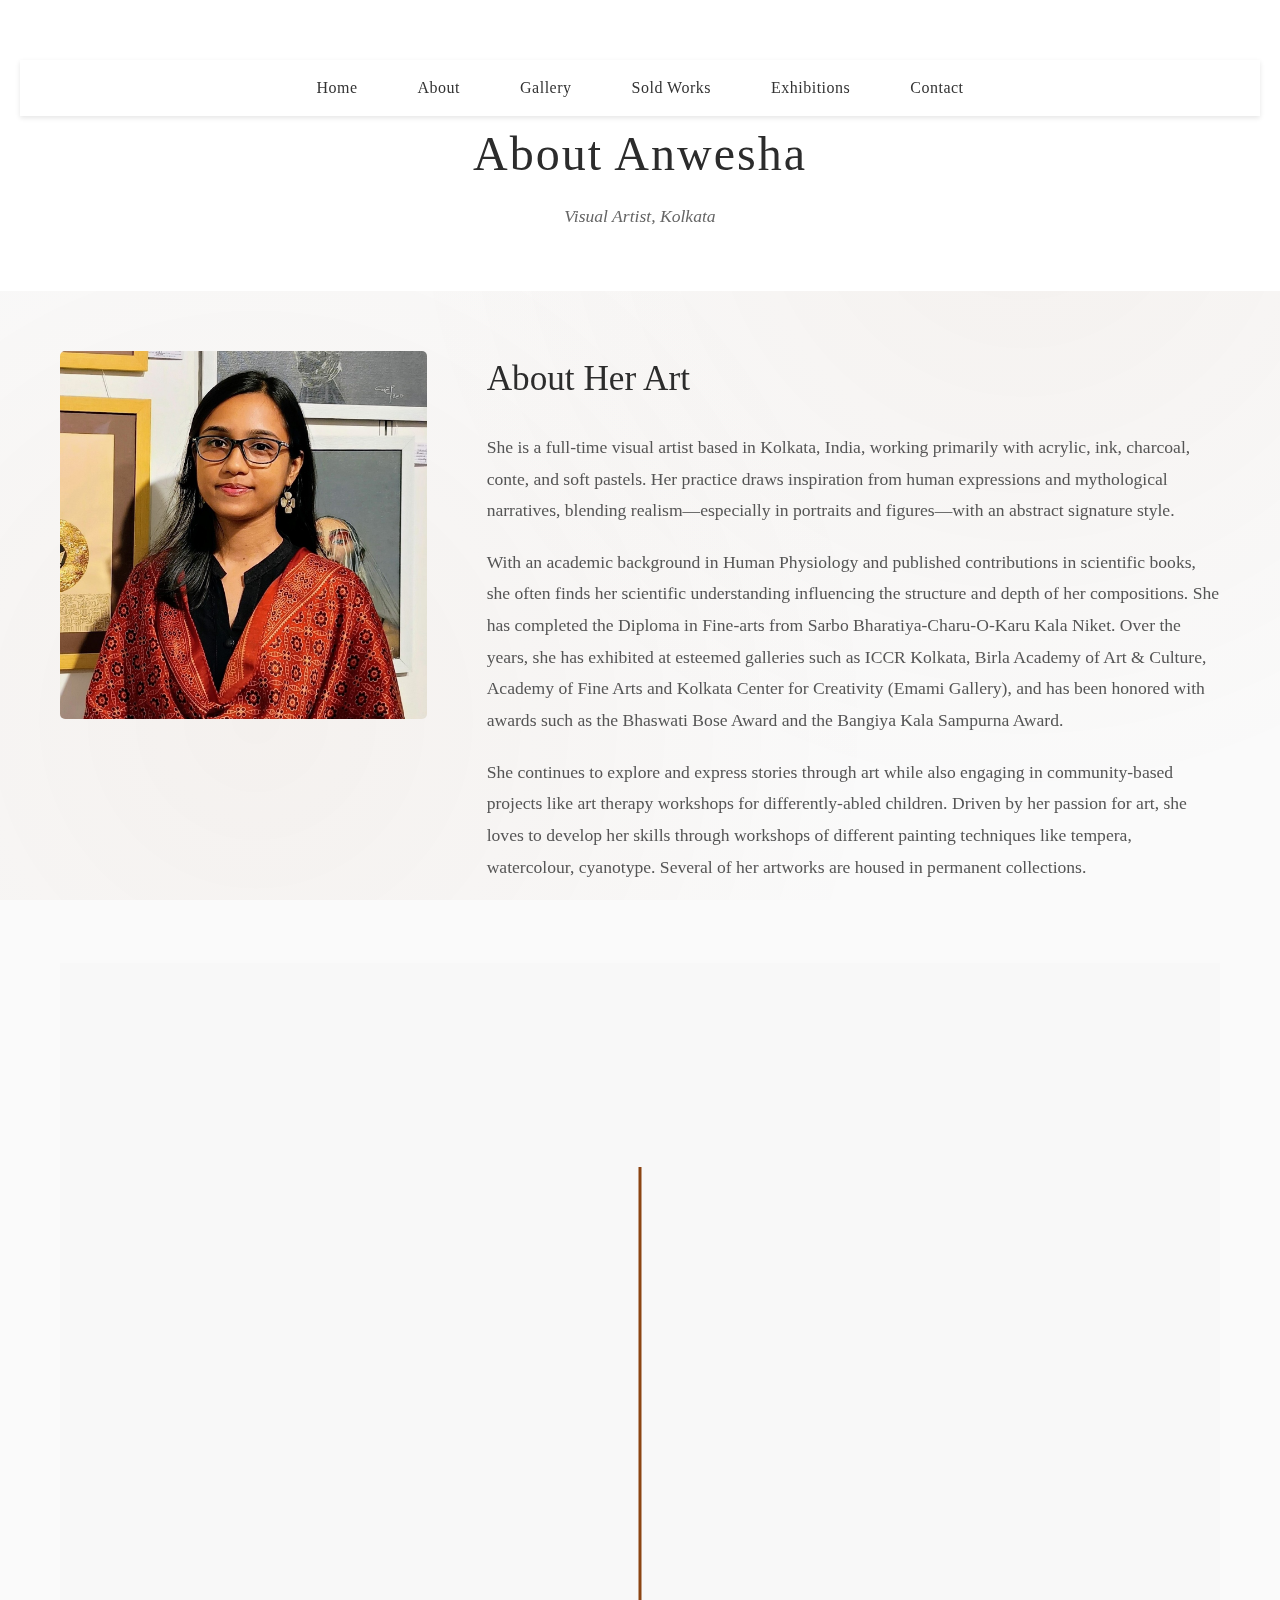
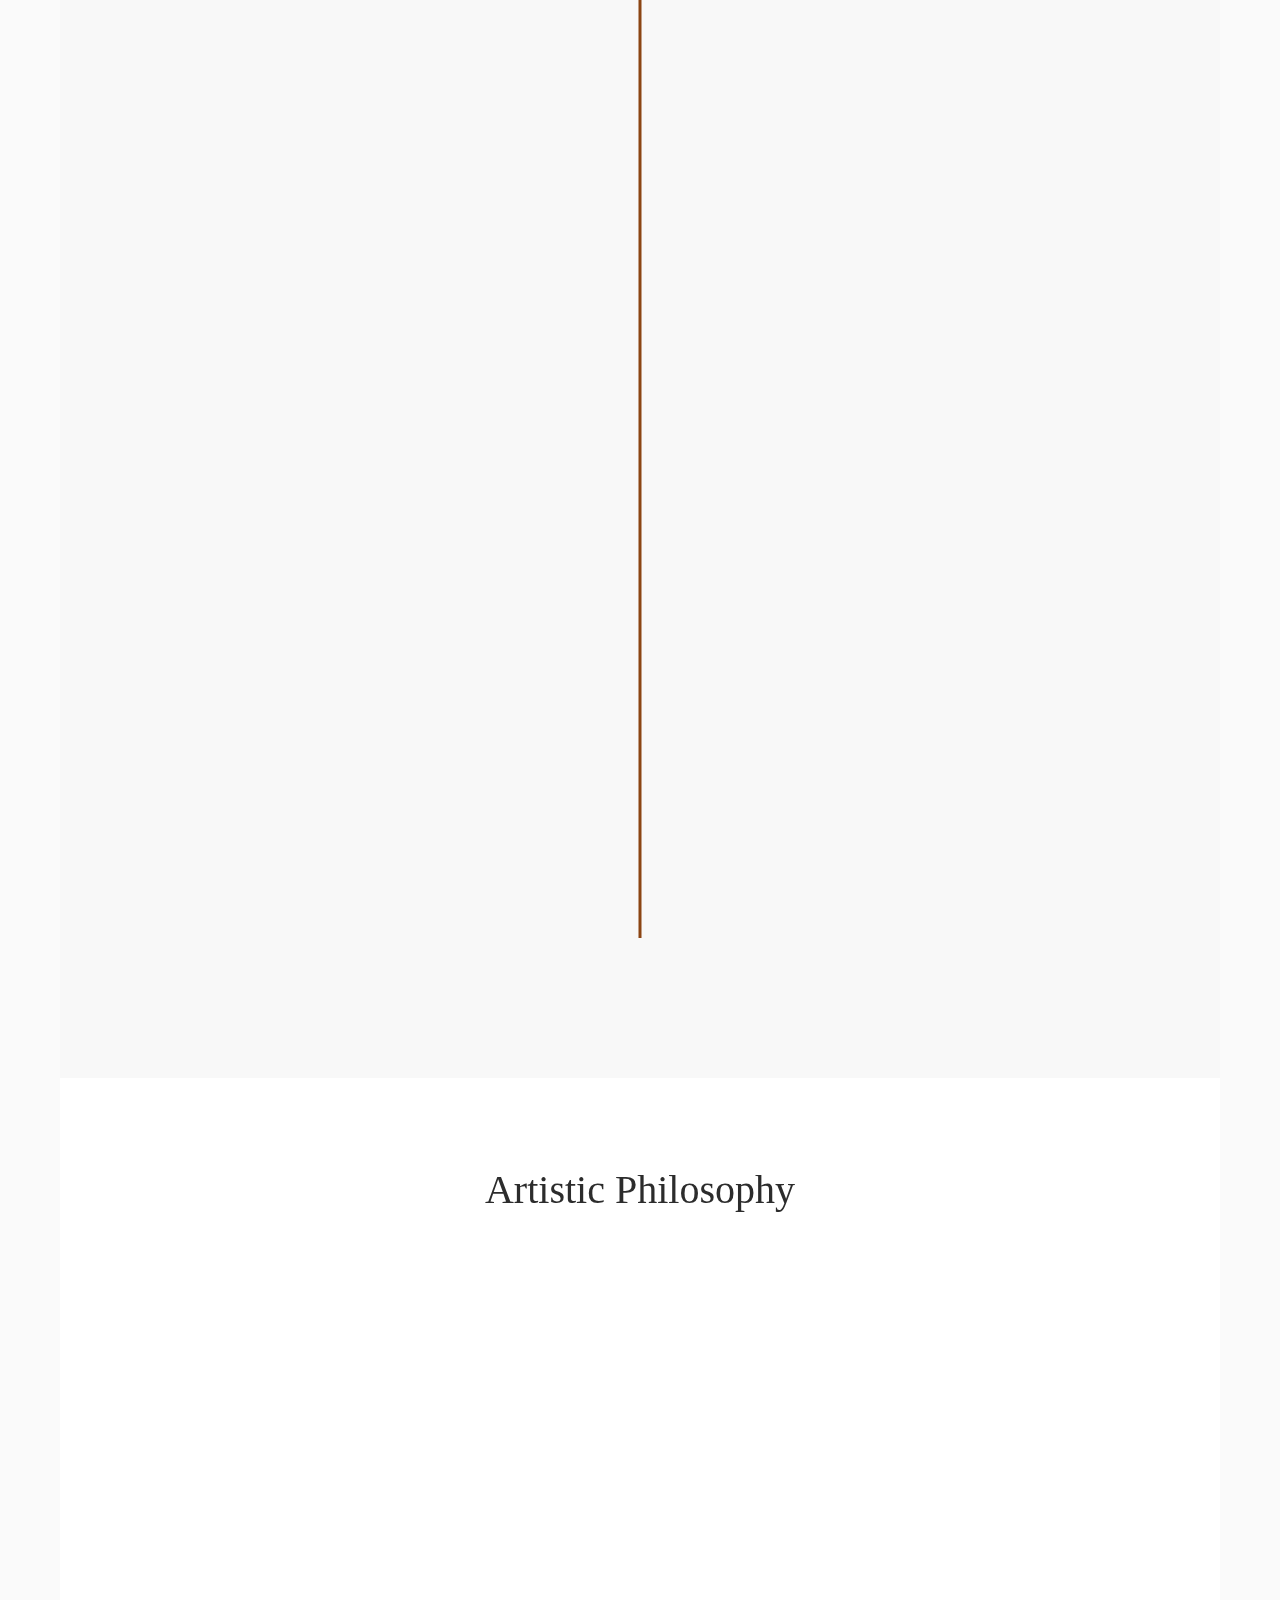
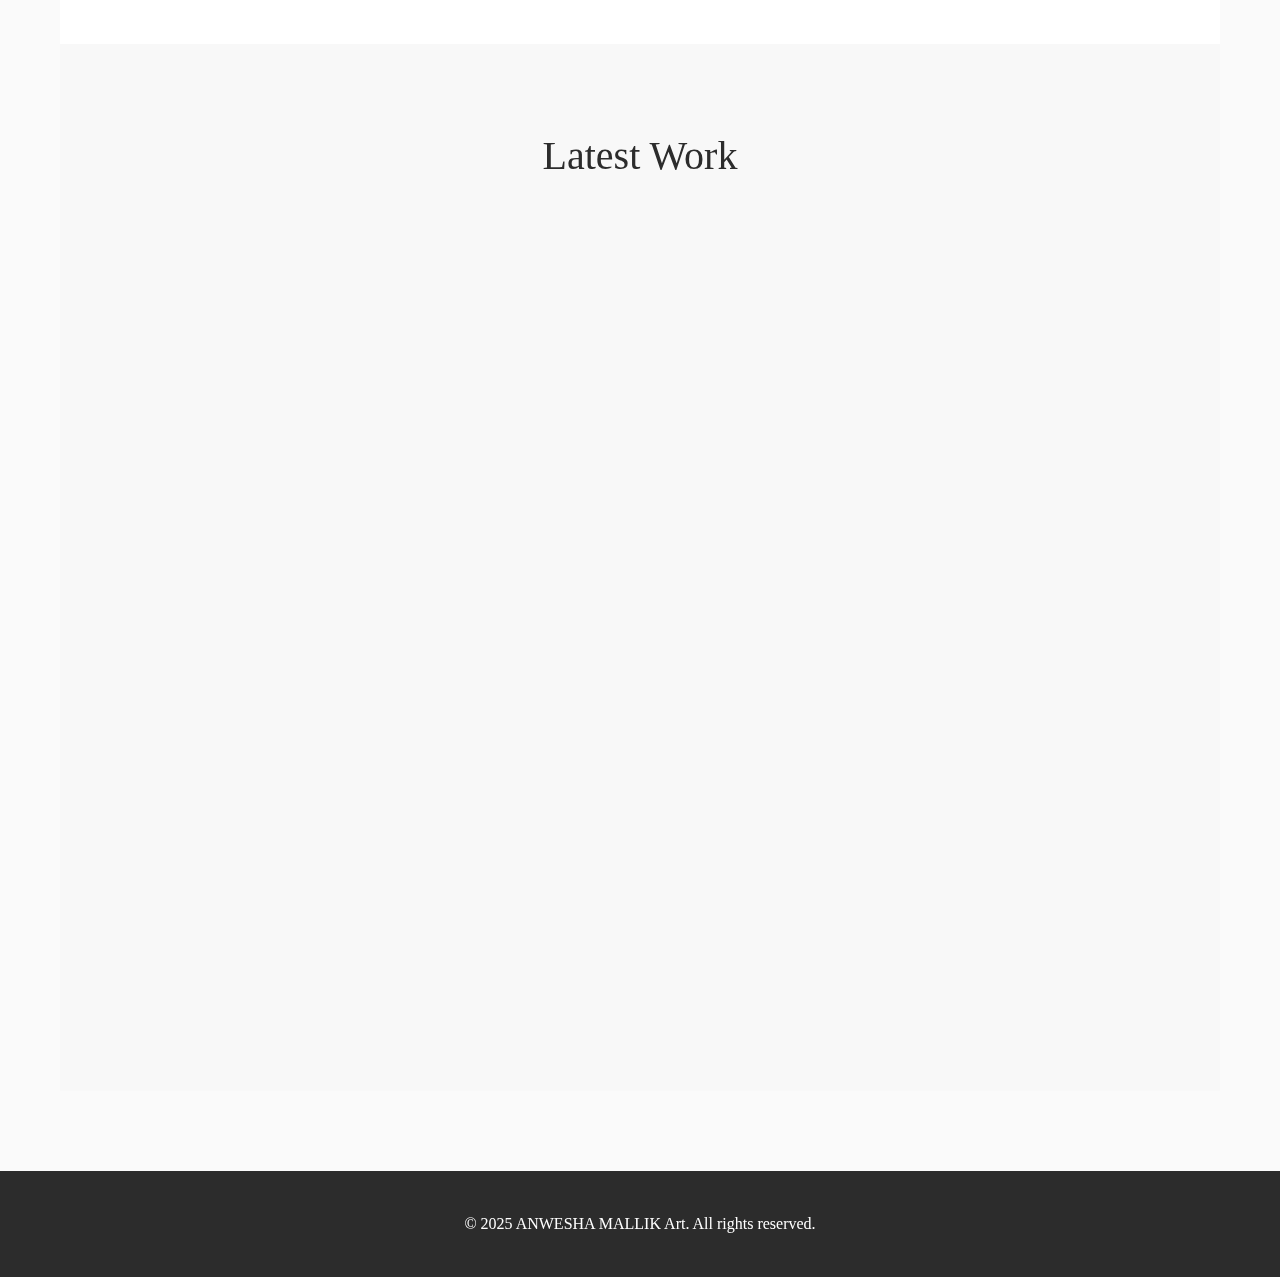
<file: about.html>
<!DOCTYPE html>
<html lang="en">
<head>
  <meta charset="UTF-8">
  <meta name="viewport" content="width=device-width, initial-scale=1">
  <title>ANWESHA MALLIK Art – About</title>
  <link rel="stylesheet" href="./css/style.css">
</head>
<body>
  <header>
    <nav>
      <ul>
        <li><a href="index.html">Home</a></li>
        <li><a href="about.html">About</a></li>
        <li><a href="buy.html">Gallery</a></li>
        <li><a href="sold.html">Sold Works</a></li>
        <li><a href="exhibition.html">Exhibitions</a></li>
        <li><a href="contact.html">Contact</a></li>
      </ul>
    </nav>
    <h1>About Anwesha</h1>
    <p>Visual Artist, Kolkata</p>
  </header>

  <main>
    <section class="about-content">
      <div class="artist-photo">
        <img src="images/anu_about.jpg" alt="ANWESHA MALLIK in her studio">
      </div>
      
      <div class="bio-text">
        <h2>About Her Art</h2>
        <p>She is a full-time visual artist based in Kolkata, India, working primarily with acrylic, ink, charcoal, conte, and soft pastels. Her practice draws inspiration from human expressions and mythological narratives, blending realism—especially in portraits and figures—with an abstract signature style.</p>
        
        <p>With an academic background in Human Physiology and published contributions in scientific books, she often finds her scientific understanding influencing the structure and depth of her compositions. She has completed the Diploma in Fine-arts from Sarbo Bharatiya-Charu-O-Karu Kala Niket. Over the years, she has exhibited at esteemed galleries such as ICCR Kolkata, Birla Academy of Art & Culture, Academy of Fine Arts and Kolkata Center for Creativity (Emami Gallery), and has been honored with awards such as the Bhaswati Bose Award and the Bangiya Kala Sampurna Award.</p>
        
        <p>She continues to explore and express stories through art while also engaging in community-based projects like art therapy workshops for differently-abled children. Driven by her passion for art, she loves to develop her skills through workshops of different painting techniques like tempera, watercolour, cyanotype. Several of her artworks are housed in permanent collections.</p>
        
      </div>
    </section>

    <section class="journey-timeline">
      <h2>Artistic Journey</h2>
      <div class="timeline">
        <div class="timeline-item">
          <div class="timeline-marker"></div>
          <div class="timeline-content">
            <h3>Academic Foundation</h3>
            <div class="timeline-details">
              <div class="detail-item">
                <span class="year">2015</span>
                <p>Diploma in Fine Arts, Sarbabharatiya Charu-O-Karukala Niket</p>
              </div>
              <div class="detail-item">
                <span class="year">2017</span>
                <p>M.Sc. Human Physiology, University of Calcutta</p>
              </div>
            </div>
          </div>
        </div>
        
        <div class="timeline-item">
          <div class="timeline-marker"></div>
          <div class="timeline-content">
            <h3>Professional Development</h3>
            <div class="timeline-details">
              <div class="detail-item">
                <span class="year">KCC</span>
                <p>Tempera Workshop at KCC Studio</p>
              </div>
              <div class="detail-item">
                <span class="year">AFA</span>
                <p>Human Anatomical Drawing at Academy of Fine Arts</p>
              </div>
              <div class="detail-item">
                <span class="year">ICCR</span>
                <p>Fluid Acrylic Workshop by Kokuyo Camlin</p>
              </div>
              <div class="detail-item">
                <span class="year">COG</span>
                <p>Cyanotype Workshop at COG Gallery</p>
              </div>
            </div>
          </div>
        </div>
        
        <div class="timeline-item">
          <div class="timeline-marker"></div>
          <div class="timeline-content">
            <h3>Recognition & Awards</h3>
            <div class="timeline-details">
              <div class="detail-item">
                <span class="year">2025</span>
                <p>Bhaswati Bose Award - Moner Milon Annual Exhibition</p>
              </div>
              <div class="detail-item">
                <span class="year">2025</span>
                <p>First Position - Spiritual Exhibition, Ramkrishna Mission</p>
              </div>
              <div class="detail-item">
                <span class="year">2023</span>
                <p>Bhaswati Bose Award - Moner Milon Annual Exhibition</p>
              </div>
              <div class="detail-item">
                <span class="year">Award</span>
                <p>Bangiya Kala Sampurna Award - Bangiya Kala Kendra</p>
              </div>
            </div>
          </div>
        </div>
        
        <div class="timeline-item">
          <div class="timeline-marker"></div>
          <div class="timeline-content">
            <h3>Major Exhibitions</h3>
            <div class="timeline-details">
              <div class="detail-item">
                <span class="year">2025</span>
                <p>Abanindranath Tagore Gallery, ICCR</p>
              </div>
              <div class="detail-item">
                <span class="year">2024</span>
                <p>Kolkata Center for Creativity</p>
              </div>
              <div class="detail-item">
                <span class="year">2023</span>
                <p>Bengal Rising 2.0, Bengal Business Carnival</p>
              </div>
              <div class="detail-item">
                <span class="year">2022</span>
                <p>5th Kolkata International Art Festival</p>
              </div>
            </div>
          </div>
        </div>
      </div>
    </section>

    <section class="artistic-philosophy">
      <div class="philosophy-content">
        <h2>Artistic Philosophy</h2>
        <div class="philosophy-grid">
          <div class="philosophy-item">
            <div class="icon">🎨</div>
            <h3>Realistic Portraits</h3>
            <p>Prefers realistic human figures and portraits using dry mediums like charcoal, conte, and soft pastels</p>
          </div>
          <div class="philosophy-item">
            <div class="icon">🌟</div>
            <h3>Abstract Mythology</h3>
            <p>Mythological stories inspire her creative mind for acrylic and ink work in abstract signature style</p>
          </div>
          <div class="philosophy-item">
            <div class="icon">🏆</div>
            <h3>Professional Recognition</h3>
            <p>Multiple awards and exhibitions at prestigious galleries across Kolkata</p>
          </div>
        </div>
      </div>
    </section>

    <section class="latest-works">
      <h2>Latest Work</h2>
      <div class="latest-grid">
        <div class="latest-item">
          <img src="images/IMG_20230420_111139 (1).jpg" alt="Recent painting">
          <h4>Autumn Reflections</h4>
          <p>Oil on canvas, 2024</p>
        </div>
        <div class="latest-item">
          <img src="images/InShot_20230405_092718618.jpg" alt="Recent painting">
          <h4>City Dreams</h4>
          <p>Acrylic on canvas, 2024</p>
        </div>
        <div class="latest-item">
          <img src="images/Recognition 1.jpg" alt="Recent painting">
          <h4>Silent Moments</h4>
          <p>Mixed media, 2024</p>
        </div>
        <div class="latest-item">
          <img src="images/Recognition.jpg" alt="Recent painting">
          <h4>Recognition</h4>
          <p>Mixed media, 2024</p>
        </div>
        <div class="latest-item">
          <img src="images/Trapped by Time 2.jpg" alt="Recent painting">
          <h4>Trapped by Time</h4>
          <p>Mixed media, 2024</p>
        </div>
         <div class="latest-item">
          <img src="images/Chaturveda_Anwesha Mallik.jpg" alt="Recent painting">
          <h4>City Dreams</h4>
          <p>Acrylic on canvas, 2024</p>
        </div>
      </div>
    </section>
  </main>

  <footer>
    <p>&copy; 2025 ANWESHA MALLIK Art. All rights reserved.</p>
  </footer>
  
  <!-- Image Popup Modal -->
  <div id="imageModal" class="modal">
    <span class="close">&times;</span>
    <button class="nav-btn prev-btn">&#8249;</button>
    <img class="modal-content" id="modalImg">
    <button class="nav-btn next-btn">&#8250;</button>
  </div>
  
  <script>
    const observerOptions = {
      threshold: 0.1,
      rootMargin: '0px 0px -50px 0px'
    };
    
    const observer = new IntersectionObserver((entries) => {
      entries.forEach(entry => {
        if (entry.isIntersecting) {
          entry.target.classList.add('animate');
        }
      });
    }, observerOptions);
    
    document.addEventListener('DOMContentLoaded', () => {
      const timelineItems = document.querySelectorAll('.timeline-item');
      const philosophyItems = document.querySelectorAll('.philosophy-item');
      const latestItems = document.querySelectorAll('.latest-item');
      const timelineTitle = document.querySelector('.journey-timeline h2');
      
      [timelineTitle, ...timelineItems, ...philosophyItems, ...latestItems].forEach(item => {
        observer.observe(item);
      });
    });
  </script>
  <script src="js/popup.js"></script>
</body>
</html>
</file>
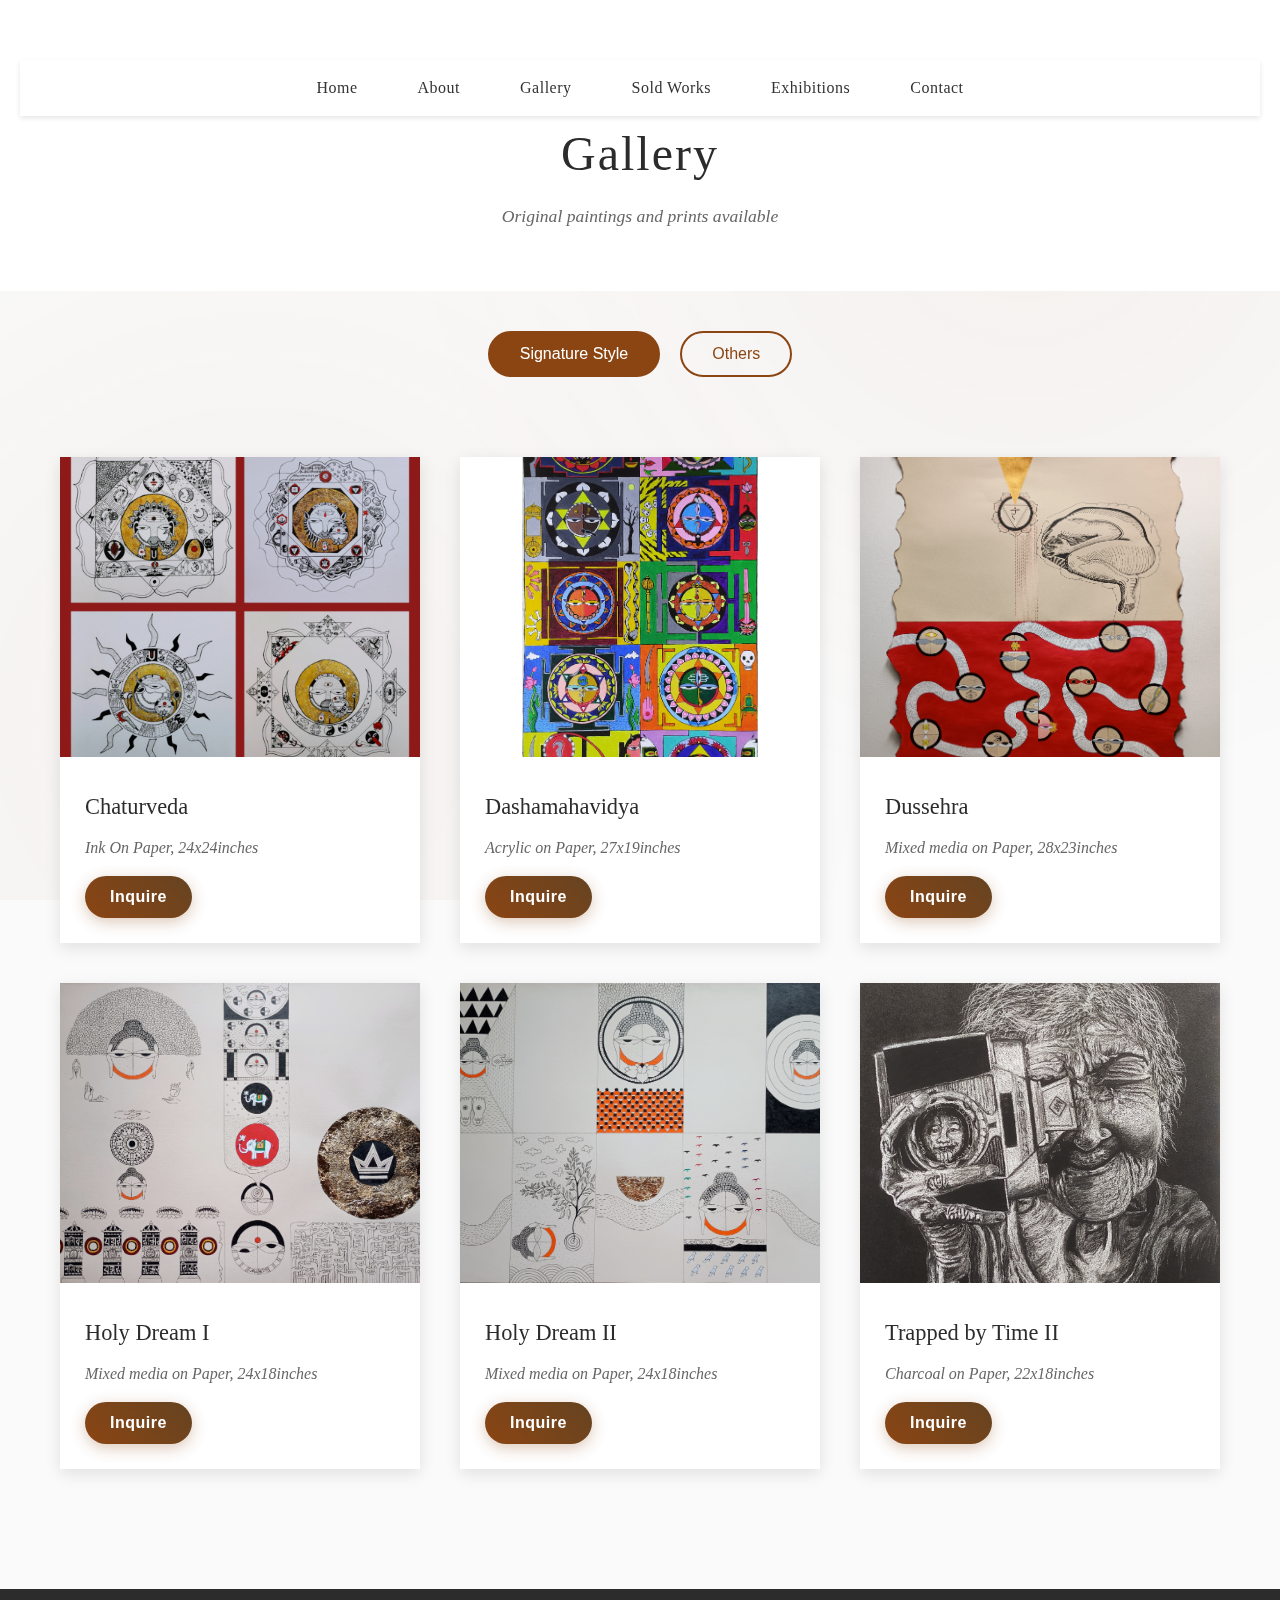
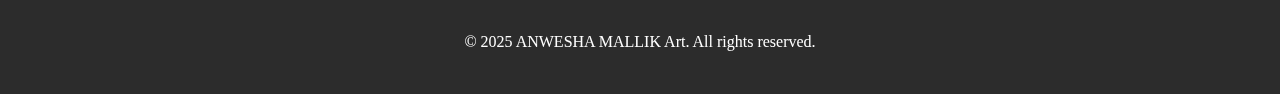
<file: buy.html>
<!DOCTYPE html>
<html lang="en">
<head>
  <meta charset="UTF-8">
  <meta name="viewport" content="width=device-width, initial-scale=1">
  <title>ANWESHA MALLIK Art – Gallery</title>
  <link rel="stylesheet" href="./css/style.css">
</head>
<body>
  <header>
    <nav>
      <ul>
        <li><a href="index.html">Home</a></li>
        <li><a href="about.html">About</a></li>
        <li><a href="buy.html">Gallery</a></li>
        <li><a href="sold.html">Sold Works</a></li>
        <li><a href="exhibition.html">Exhibitions</a></li>
        <li><a href="contact.html">Contact</a></li>
      </ul>
    </nav>
    <h1>Gallery</h1>
    <p>Original paintings and prints available</p>
  </header>

  <main>
    <div class="filter-tabs">
      <button class="filter-btn active" data-filter="signature">Signature Style</button>
      <button class="filter-btn" data-filter="others">Others</button>
    </div>
    
    <section class="gallery-grid">
      <div class="artwork-item signature" data-category="signature">
        <img src="images/Chaturveda_Anwesha Mallik.jpg" alt="Chaturveda painting">
        <div class="artwork-info">
          <h3>Chaturveda</h3>
          <p class="medium">Ink On Paper, 24x24inches</p>
          <button class="inquire-btn">Inquire</button>
        </div>
      </div>
      
      <div class="artwork-item signature" data-category="signature">
        <img src="images/Dashamahavidya_Anwesha Mallik.jpg" alt="Dashamahavidya painting">
        <div class="artwork-info">
          <h3>Dashamahavidya</h3>
          <p class="medium">Acrylic on Paper, 27x19inches</p>
          <button class="inquire-btn">Inquire</button>
        </div>
      </div>
      
      <div class="artwork-item signature" data-category="signature">
        <img src="images/Dussehra_Anwesha Mallik.jpg" alt="Dussehra painting">
        <div class="artwork-info">
          <h3>Dussehra</h3>
          <p class="medium">Mixed media on Paper, 28x23inches</p>
          <button class="inquire-btn">Inquire</button>
        </div>
      </div>
      
      <div class="artwork-item signature" data-category="signature">
        <img src="images/Holy Dream_1.jpg" alt="Holy Dream painting">
        <div class="artwork-info">
          <h3>Holy Dream I</h3>
          <p class="medium">Mixed media on Paper, 24x18inches</p>
          <button class="inquire-btn">Inquire</button>
        </div>
      </div>
      
      <div class="artwork-item signature" data-category="signature">
        <img src="images/Holy Dream_2.jpg" alt="Holy Dream painting">
        <div class="artwork-info">
          <h3>Holy Dream II</h3>
          <p class="medium">Mixed media on Paper, 24x18inches</p>
          <button class="inquire-btn">Inquire</button>
        </div>
      </div>
      

      
      <div class="artwork-item signature" data-category="signature">
        <img src="images/Trapped by Time 2.jpg" alt="Conceptual art">
        <div class="artwork-info">
          <h3>Trapped by Time II</h3>
          <p class="medium">Charcoal on Paper, 22x18inches</p>
          <button class="inquire-btn">Inquire</button>
        </div>
      </div>
      
       <div class="artwork-item others" data-category="others" style="display: none;">
        <img src="images/Recognition.jpg" alt="Portrait study">
        <div class="artwork-info">
          <h3>Happy Eyes</h3>
          <p class="medium">Charcoal on Paper, 21x17inches</p>
          <button class="inquire-btn">Inquire</button>
        </div>
      </div>

       <div class="artwork-item others" data-category="others" style="display: none;">
        <img src="images/Recognition 1.jpg" alt="Portrait study">
        <div class="artwork-info">
          <h3>Recognize I</h3>
          <p class="medium">Charcoal on Paper, 21x17inches</p>
          <button class="inquire-btn">Inquire</button>
        </div>
      </div>


      <div class="artwork-item others" data-category="others" style="display: none;">
        <img src="images/IMG_20210109_165846.jpg" alt="Portrait study">
        <div class="artwork-info">
          <h3>Portrait Study I</h3>
          <p class="medium">Charcoal on Paper</p>
          <button class="inquire-btn">Inquire</button>
        </div>
      </div>
      
      <div class="artwork-item others" data-category="others" style="display: none;">
        <img src="images/IMG_20220417_211851.jpg" alt="Contemporary work">
        <div class="artwork-info">
          <h3>Portrait Study II</h3>
          <p class="medium">Charcoal on Paper</p>
          <button class="inquire-btn">Inquire</button>
        </div>
      </div>
      
     
      
      <div class="artwork-item others" data-category="others" style="display: none;">
        <img src="images/IMG_20220421_220839.jpg" alt="Artistic study">
        <div class="artwork-info">
          <h3>Portrait Study III</h3>
          <p class="medium">Charcoal on Paper</p>
          <button class="inquire-btn">Inquire</button>
        </div>
      </div>
      
      <div class="artwork-item others" data-category="others" style="display: none;">
        <img src="images/IMG_20220627_180814.jpg" alt="Creative expression">
        <div class="artwork-info">
         <h3>Portrait Study IV</h3>
          <p class="medium">Charcoal on Paper</p>
          <button class="inquire-btn">Inquire</button>
        </div>
      </div>
      
      <div class="artwork-item others" data-category="others" style="display: none;">
        <img src="images/IMG_20221014_141505.jpg" alt="Modern art">
        <div class="artwork-info">
         <h3>Portrait Study V</h3>
          <p class="medium">Charcoal on Paper</p>
          <button class="inquire-btn">Inquire</button>
        </div>
      </div>
      
      <div class="artwork-item others" data-category="others" style="display: none;">
        <img src="images/IMG_20230420_111139 (1).jpg" alt="Spiritual art">
        <div class="artwork-info">
          <h3>Raasleela</h3>
          <p class="medium">Acrylic on Paper , 10x8inches</p>
          <button class="inquire-btn">Inquire</button>
        </div>
      </div>
      
      <div class="artwork-item others" data-category="others" style="display: none;">
        <img src="images/IMG-20220618-WA0011.jpg" alt="Portrait work">
        <div class="artwork-info">
           <h3>Portrait Study VI</h3>
          <p class="medium">Charcoal on Paper</p>
          <button class="inquire-btn">Inquire</button>
        </div>
      </div>
      
      <div class="artwork-item others" data-category="others" style="display: none;">
        <img src="images/IMG-20220618-WA0012.jpg" alt="Figure study">
        <div class="artwork-info">
           <h3>Portrait Study VII</h3>
          <p class="medium">Charcoal on Paper</p>
          <button class="inquire-btn">Inquire</button>
        </div>
      </div>
      
      <div class="artwork-item others" data-category="others" style="display: none;">
        <img src="images/InShot_20230405_092718618.jpg" alt="Creative work">
        <div class="artwork-info">
          <h3>Art Street</h3>
          <p class="medium">Acrylic on Paper, 21x14inches</p>
          <button class="inquire-btn">Inquire</button>
        </div>
      </div>
    </section>
  </main>

  <footer>
    <p>&copy; 2025 ANWESHA MALLIK Art. All rights reserved.</p>
  </footer>
  
  <!-- Image Popup Modal -->
  <div id="imageModal" class="modal">
    <span class="close">&times;</span>
    <button class="nav-btn prev-btn">&#8249;</button>
    <img class="modal-content" id="modalImg">
    <button class="nav-btn next-btn">&#8250;</button>
  </div>
  
  <script src="js/popup.js"></script>
  <script>
    function inquireArtwork(artworkName) {
      window.location.href = `contact.html?artwork=${encodeURIComponent(artworkName)}`;
    }
    
    document.addEventListener('DOMContentLoaded', function() {
      const filterBtns = document.querySelectorAll('.filter-btn');
      const artworkItems = document.querySelectorAll('.artwork-item');
      
      filterBtns.forEach(btn => {
        btn.addEventListener('click', function() {
          const filter = this.getAttribute('data-filter');
          
          filterBtns.forEach(b => b.classList.remove('active'));
          this.classList.add('active');
          
          artworkItems.forEach(item => {
            if (item.getAttribute('data-category') === filter) {
              item.style.display = 'block';
            } else {
              item.style.display = 'none';
            }
          });
        });
      });
      
      // Add click handlers to inquire buttons
      const inquireBtns = document.querySelectorAll('.inquire-btn');
      inquireBtns.forEach(btn => {
        btn.addEventListener('click', function() {
          const artworkName = this.closest('.artwork-item').querySelector('h3').textContent;
          inquireArtwork(artworkName);
        });
      });
    });
  </script>
</body>
</html>
</file>
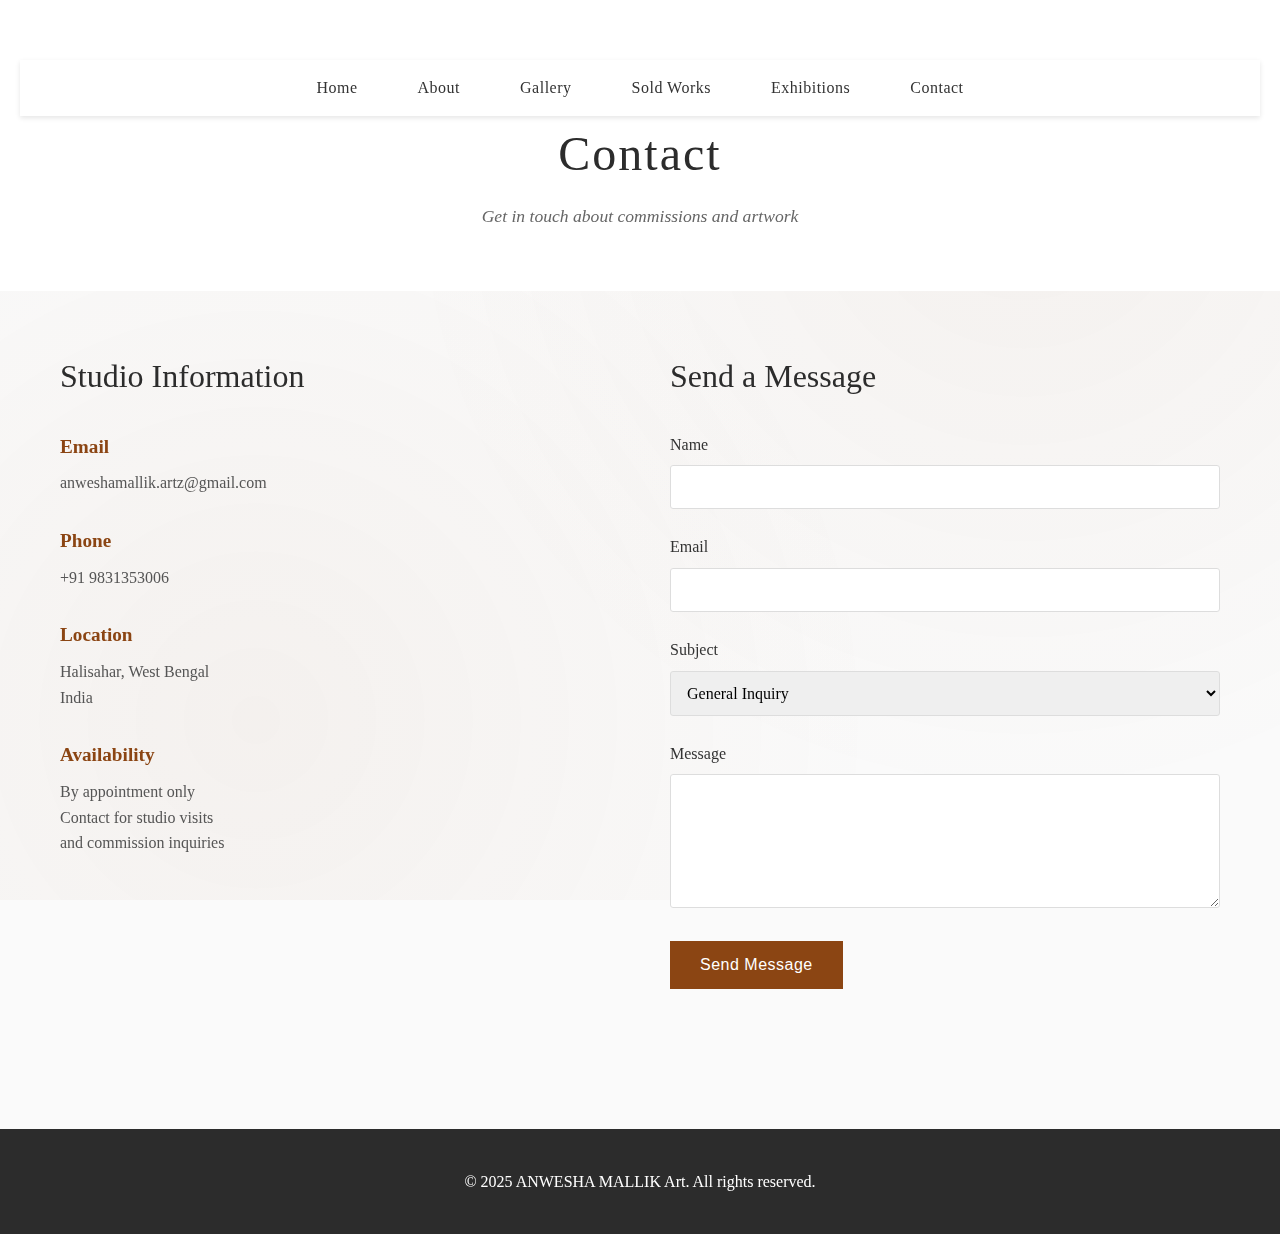
<file: contact.html>
<!DOCTYPE html>
<html lang="en">
<head>
  <meta charset="UTF-8">
  <meta name="viewport" content="width=device-width, initial-scale=1">
  <title>ANWESHA MALLIK Art – Contact</title>
  <link rel="stylesheet" href="./css/style.css">
</head>
<body>
  <header>
    <nav>
      <ul>
        <li><a href="index.html">Home</a></li>
        <li><a href="about.html">About</a></li>
        <li><a href="buy.html">Gallery</a></li>
        <li><a href="sold.html">Sold Works</a></li>
        <li><a href="exhibition.html">Exhibitions</a></li>
        <li><a href="contact.html">Contact</a></li>
      </ul>
    </nav>
    <h1>Contact</h1>
    <p>Get in touch about commissions and artwork</p>
  </header>

  <main>
    <section class="contact-content">
      <div class="contact-info">
        <h2>Studio Information</h2>
        <div class="info-item">
          <h3>Email</h3>
          <p>anweshamallik.artz@gmail.com</p>
        </div>
        
        <div class="info-item">
          <h3>Phone</h3>
          <p>+91 9831353006</p>
        </div>
        
        <div class="info-item">
          <h3>Location</h3>
          <p>Halisahar, West Bengal<br>
          India</p>
        </div>
        
        <div class="info-item">
          <h3>Availability</h3>
          <p>By appointment only<br>
          Contact for studio visits<br>
          and commission inquiries</p>
        </div>
      </div>
      
      <div class="contact-form">
        <h2>Send a Message</h2>
        <form>
          <div class="form-group">
            <label for="name">Name</label>
            <input type="text" id="name" name="name" required>
          </div>
          
          <div class="form-group">
            <label for="email">Email</label>
            <input type="email" id="email" name="email" required>
          </div>
          
          <div class="form-group">
            <label for="subject">Subject</label>
            <select id="subject" name="subject">
              <option value="general">General Inquiry</option>
              <option value="commission">Commission Request</option>
              <option value="purchase">Purchase Inquiry</option>
              <option value="exhibition">Exhibition Opportunity</option>
            </select>
          </div>
          
          <div class="form-group">
            <label for="message">Message</label>
            <textarea id="message" name="message" rows="6" required></textarea>
          </div>
          
          <button type="submit" class="submit-btn">Send Message</button>
        </form>
      </div>
    </section>
  </main>

  <footer>
    <p>&copy; 2025 ANWESHA MALLIK Art. All rights reserved.</p>
  </footer>
  
  <!-- Image Popup Modal -->
  <div id="imageModal" class="modal">
    <span class="close">&times;</span>
    <button class="nav-btn prev-btn">&#8249;</button>
    <img class="modal-content" id="modalImg">
    <button class="nav-btn next-btn">&#8250;</button>
  </div>
  
  <script src="js/popup.js"></script>
</body>
</html>
</file>
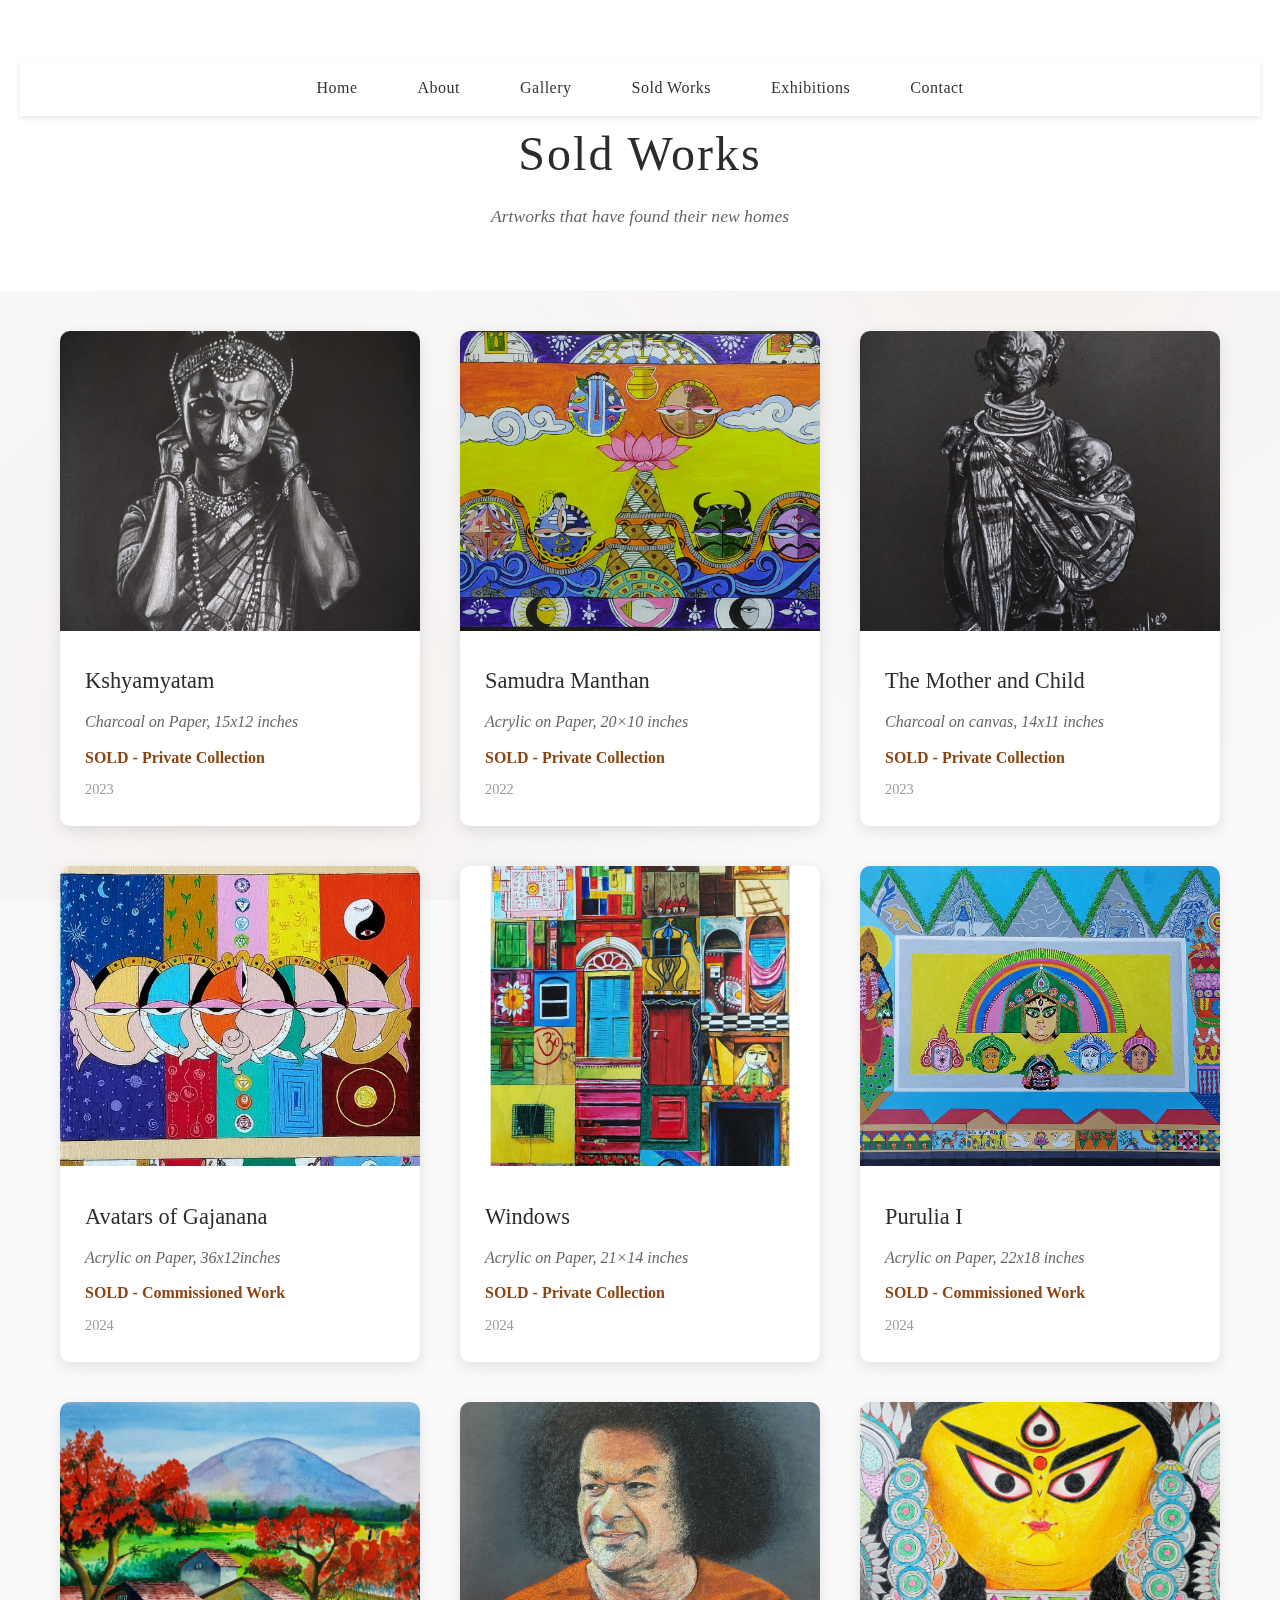
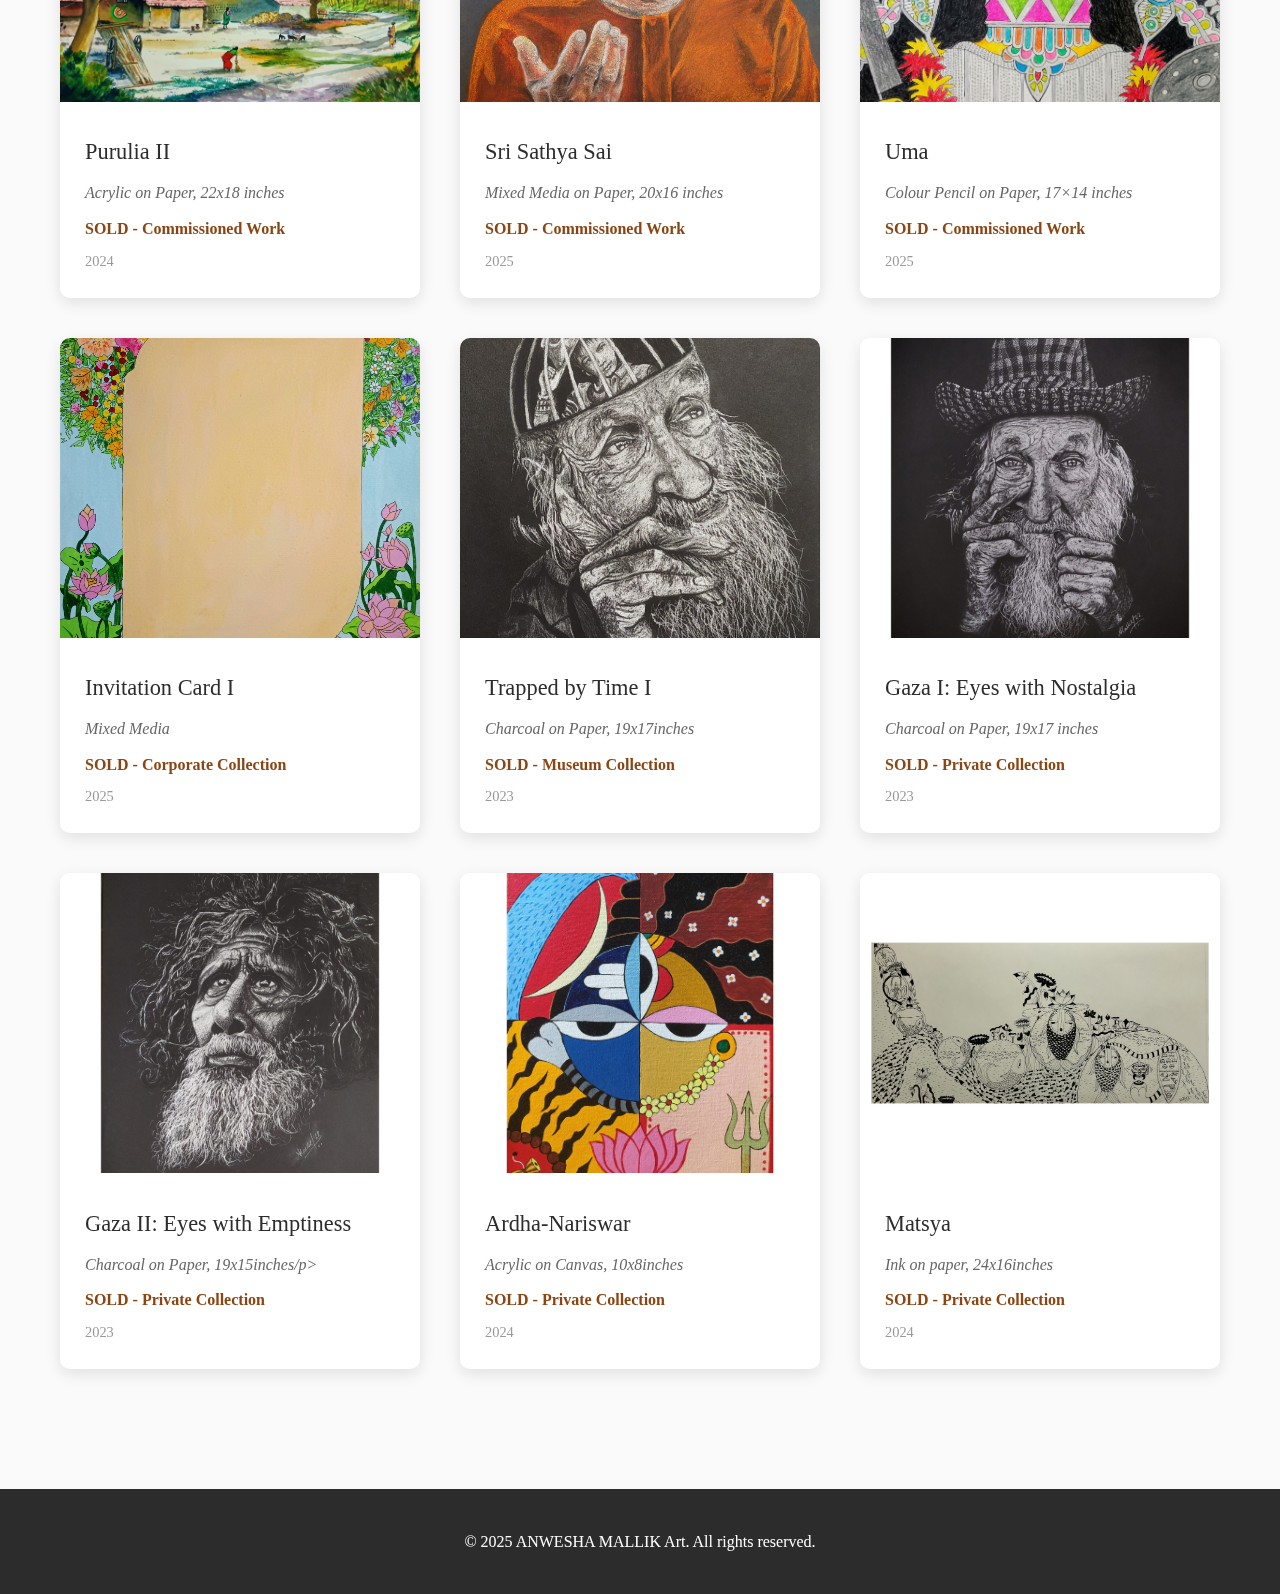
<file: sold.html>
<!DOCTYPE html>
<html lang="en">
<head>
  <meta charset="UTF-8">
  <meta name="viewport" content="width=device-width, initial-scale=1">
  <title>ANWESHA MALLIK Art – Sold Works</title>
  <link rel="stylesheet" href="./css/style.css">
</head>
<body>
  <header>
    <nav>
      <ul>
        <li><a href="index.html">Home</a></li>
        <li><a href="about.html">About</a></li>
        <li><a href="buy.html">Gallery</a></li>
        <li><a href="sold.html">Sold Works</a></li>
        <li><a href="exhibition.html">Exhibitions</a></li>
        <li><a href="contact.html">Contact</a></li>
      </ul>
    </nav>
    <h1>Sold Works</h1>
    <p>Artworks that have found their new homes</p>
  </header>

  <main>
    <section class="sold-gallery">
      <div class="sold-item">
        <img src="images/sold/IMG_20220701_214419.jpg" alt="Sold painting">
        <div class="sold-info">
          <h3>Kshyamyatam</h3>
          <p class="medium">Charcoal on Paper, 15x12 inches</p>
          <p class="status">SOLD - Private Collection</p>
          <p class="year">2023</p>
        </div>
      </div>
      
      <div class="sold-item">
        <img src="images/sold/IMG_20220813_232045 (1).jpg" alt="Sold painting">
        <div class="sold-info">
          <h3>Samudra Manthan</h3>
          <p class="medium">Acrylic on Paper,  20×10 inches </p>
          <p class="status">SOLD - Private Collection</p>
          <p class="year">2022</p>
        </div>
      </div>
      
      <div class="sold-item">
        <img src="images/sold/IMG_20230525_180106.jpg" alt="Sold painting">
        <div class="sold-info">
          <h3>The Mother and Child</h3>
          <p class="medium">Charcoal on canvas,  14x11 inches</p>
          <p class="status">SOLD - Private Collection</p>
          <p class="year">2023</p>
        </div>
      </div>
      
 
      
      <div class="sold-item">
        <img src="images/sold/IMG_20240528_094219.jpg" alt="Sold painting">
        <div class="sold-info">
          <h3>Avatars of Gajanana</h3>
          <p class="medium">Acrylic on Paper, 36x12inches</p>
          <p class="status">SOLD - Commissioned Work</p>
          <p class="year">2024</p>
        </div>
      </div>
      
      <div class="sold-item">
        <img src="images/sold/IMG_20240629_200024 (1).jpg" alt="Sold painting">
        <div class="sold-info">
          <h3>Windows</h3>
          <p class="medium">Acrylic on Paper,  21×14 inches</p>
          <p class="status">SOLD - Private Collection</p>
          <p class="year">2024</p>
        </div>
      </div>
      
      <div class="sold-item">
        <img src="images/sold/Purulia 1.jpg" alt="Sold painting">
        <div class="sold-info">
          <h3>Purulia I</h3>
          <p class="medium">Acrylic on Paper, 22x18 inches</p>
          <p class="status">SOLD - Commissioned Work</p>
          <p class="year">2024</p>
        </div>
      </div>
      
      <div class="sold-item">
        <img src="images/sold/Purulia 2 (1).jpg" alt="Sold painting">
        <div class="sold-info">
          <h3>Purulia II</h3>
          <p class="medium">Acrylic on Paper, 22x18 inches</p>
          <p class="status">SOLD - Commissioned Work</p>
          <p class="year">2024</p>
        </div>
      </div>
      
      <div class="sold-item">
        <img src="images/sold/Sai (1).jpg" alt="Sold painting">
        <div class="sold-info">
          <h3>Sri Sathya Sai</h3>
          <p class="medium"> Mixed Media on Paper,  20x16 inches</p>
          <p class="status">SOLD - Commissioned Work</p>
          <p class="year">2025</p>
        </div>
      </div>
      
      <div class="sold-item">
        <img src="images/sold/IMG_20241002_110718263_AE (1) (1).jpg" alt="Sold painting">
        <div class="sold-info">
          <h3>Uma</h3>
          <p class="medium">Colour Pencil on Paper,  17×14 inches</p>
          <p class="status">SOLD - Commissioned Work</p>
          <p class="year">2025</p>
        </div>
      </div>
      
      <div class="sold-item">
        <img src="images/sold/IMG_20250618_173402344 (1) (1) (2).jpg" alt="Sold painting">
        <div class="sold-info">
          <h3>Invitation Card I</h3>
          <p class="medium">Mixed Media</p>
          <p class="status">SOLD - Corporate Collection</p>
          <p class="year">2025</p>
        </div>
      </div>
      
      <div class="sold-item">
        <img src="images/sold/IMG-20230323-WA0005.jpg" alt="Sold painting">
        <div class="sold-info">
          <h3>Trapped by Time I</h3>
          <p class="medium">Charcoal on Paper, 19x17inches</p>
          <p class="status">SOLD - Museum Collection</p>
          <p class="year">2023</p>
        </div>
      </div>
      
      
      <div class="sold-item">
        <img src="images/sold/InShot_20230626_191142561.jpg" alt="Sold painting">
        <div class="sold-info">
          <h3>Gaza I: Eyes with Nostalgia</h3>
          <p class="medium"> Charcoal on Paper,  19x17 inches</p>
          <p class="status">SOLD - Private Collection</p>
          <p class="year">2023</p>
        </div>
      </div>
      
      <div class="sold-item">
        <img src="images/sold/InShot_20230722_143641542.jpg" alt="Sold painting">
        <div class="sold-info">
          <h3>Gaza II: Eyes with Emptiness</h3>
          <p class="medium">Charcoal on Paper, 19x15inches/p>
          <p class="status">SOLD - Private Collection</p>
          <p class="year">2023</p>
        </div>
      </div>
      
      <div class="sold-item">
        <img src="images/sold/InShot_20240515_234945657.jpg" alt="Sold painting">
        <div class="sold-info">
          <h3>Ardha-Nariswar</h3>
          <p class="medium">Acrylic on Canvas, 10x8inches</p>
          <p class="status">SOLD - Private Collection</p>
          <p class="year">2024</p>
        </div>
      </div>
      
      <div class="sold-item">
        <img src="images/sold/InShot_20240528_205814847.jpg" alt="Sold painting">
        <div class="sold-info">
          <h3>Matsya</h3>
          <p class="medium">Ink on paper, 24x16inches</p>
          <p class="status">SOLD - Private Collection</p>
          <p class="year">2024</p>
        </div>
      </div>
    </section>
  </main>

  <footer>
    <p>&copy; 2025 ANWESHA MALLIK Art. All rights reserved.</p>
  </footer>
  
  <!-- Image Popup Modal -->
  <div id="imageModal" class="modal">
    <span class="close">&times;</span>
    <button class="nav-btn prev-btn">&#8249;</button>
    <img class="modal-content" id="modalImg">
    <button class="nav-btn next-btn">&#8250;</button>
  </div>
  
  <script src="js/popup.js"></script>
</body>
</html>
</file>
<file: css/style.css>
/* Reset and Base Styles */
* {
  margin: 0;
  padding: 0;
  box-sizing: border-box;
}

body {
  font-family: 'Georgia', 'Times New Roman', serif;
  line-height: 1.6;
  color: #333;
  background-color: #fafafa;
}

/* Navigation */
nav {
  background: #fff;
  padding: 15px 0;
  box-shadow: 0 2px 5px rgba(0,0,0,0.1);
  position: sticky;
  top: 0;
  z-index: 100;
}

nav ul {
  list-style: none;
  display: flex;
  justify-content: center;
  max-width: 1200px;
  margin: 0 auto;
  padding: 0 20px;
  flex-wrap: wrap;
}

nav ul li {
  margin: 0 30px;
}

nav ul li a {
  color: #333;
  text-decoration: none;
  font-weight: 400;
  font-size: 16px;
  letter-spacing: 0.5px;
  transition: color 0.3s ease;
}

nav ul li a:hover {
  color: #8B4513;
}

/* Header Styles */
header {
  text-align: center;
  padding: 60px 20px;
  background: #fff;
}

header h1 {
  font-size: 3rem;
  font-weight: 300;
  margin-bottom: 10px;
  color: #2c2c2c;
  letter-spacing: 2px;
  animation: fadeInScale 1.5s ease-out;
}

.typewriter {
  overflow: hidden;
  border-right: 3px solid #8B4513;
  white-space: nowrap;
  margin: 0 auto;
  letter-spacing: 2px;
  animation: typing 3s steps(14, end), blink-caret 0.75s step-end infinite;
  max-width: 100%;
  display: inline-block;
}

@media (max-width: 768px) {
  .typewriter {
    letter-spacing: 1px;
    font-size: clamp(1.8rem, 8vw, 2.5rem) !important;
  }
}

@media (max-width: 480px) {
  .typewriter {
    letter-spacing: 0.5px;
    font-size: clamp(1.5rem, 10vw, 2rem) !important;
  }
}

@keyframes typing {
  from { width: 0; }
  to { width: 100%; }
}

@keyframes blink-caret {
  from, to { border-color: transparent; }
  50% { border-color: #8B4513; }
}

@keyframes fadeInScale {
  0% {
    opacity: 0;
    transform: scale(0.8);
  }
  100% {
    opacity: 1;
    transform: scale(1);
  }
}

header p {
  font-size: 1.1rem;
  color: #666;
  font-style: italic;
}

/* Hero Section */
.hero-section {
  padding: 60px 20px;
}

.hero-section h1 {
  font-size: clamp(2.5rem, 6vw, 4rem);
  font-weight: 200;
  margin-bottom: 20px;
}

.subtitle {
  font-size: clamp(1.1rem, 3vw, 1.4rem);
  color: #8B4513;
  margin-bottom: 15px;
  font-weight: 400;
}

.tagline {
  font-size: clamp(1rem, 2.5vw, 1.1rem);
  color: #666;
  max-width: 600px;
  margin: 0 auto;
  padding: 0 10px;
}

/* Hero Banner */
.hero-banner {
  position: relative;
  height: clamp(50vh, 70vh, 80vh);
  overflow: hidden;
  display: flex;
  align-items: center;
  justify-content: center;
}

.hero-image {
  position: absolute;
  top: 0;
  left: 0;
  width: 100%;
  height: 100%;
  object-fit: cover;
  z-index: 1;
}

.hero-overlay {
  position: absolute;
  top: 0;
  left: 0;
  width: 100%;
  height: 100%;
  background: linear-gradient(45deg, rgba(0,0,0,0.7), rgba(139,69,19,0.3));
  z-index: 2;
  display: flex;
  align-items: center;
  justify-content: center;
}

.hero-content {
  text-align: center;
  color: #fff;
  max-width: 800px;
  padding: 0 20px;
}

.hero-content h2 {
  font-size: clamp(2rem, 5vw, 3.5rem);
  font-weight: 300;
  margin-bottom: 20px;
  text-shadow: 2px 2px 4px rgba(0,0,0,0.5);
  animation: slideInFromLeft 1.2s ease-out;
}

.hero-section .typewriter {
  color: #2c2c2c;
  text-shadow: none;
  display: inline-block;
  width: auto;
  max-width: fit-content;
}

@keyframes slideInFromLeft {
  0% {
    opacity: 0;
    transform: translateX(-100px);
  }
  100% {
    opacity: 1;
    transform: translateX(0);
  }
}

.hero-content p {
  font-size: clamp(1rem, 2.5vw, 1.3rem);
  margin-bottom: 40px;
  line-height: 1.6;
  text-shadow: 1px 1px 2px rgba(0,0,0,0.5);
  padding: 0 10px;
}

.hero-buttons {
  display: flex;
  gap: 20px;
  justify-content: center;
  flex-wrap: wrap;
}

.btn-primary, .btn-secondary {
  padding: 15px 30px;
  text-decoration: none;
  font-size: 1.1rem;
  font-weight: 500;
  border-radius: 5px;
  transition: all 0.3s ease;
  letter-spacing: 0.5px;
}

.btn-primary {
  background: #8B4513;
  color: #fff;
}

.btn-primary:hover {
  background: #654321;
  transform: translateY(-2px);
}

.btn-secondary {
  background: transparent;
  color: #fff;
  border: 2px solid #fff;
}

.btn-secondary:hover {
  background: #fff;
  color: #8B4513;
  transform: translateY(-2px);
}

/* Artist Intro Section */
.artist-intro {
  padding: 100px 0;
  background: linear-gradient(135deg, #fff 0%, #f9f6f1 100%);
  position: relative;
  overflow: hidden;
}

.artist-intro::before {
  content: '';
  position: absolute;
  top: -50%;
  right: -20%;
  width: 40%;
  height: 200%;
  background: linear-gradient(45deg, rgba(139,69,19,0.03) 0%, transparent 70%);
  transform: rotate(15deg);
  pointer-events: none;
}

.intro-grid {
  display: grid;
  grid-template-columns: 1fr 1fr;
  gap: 80px;
  max-width: 1200px;
  margin: 0 auto;
  padding: 0 20px;
  align-items: center;
  position: relative;
  z-index: 1;
}

@media (max-width: 768px) {
  .intro-grid {
    grid-template-columns: 1fr;
    gap: 40px;
    text-align: center;
  }
}

.title-wrapper {
  display: flex;
  align-items: center;
  gap: 20px;
  margin-bottom: 30px;
  flex-wrap: wrap;
}

.animated-title {
  font-size: clamp(2rem, 4vw, 2.8rem);
  font-weight: 300;
  color: #2c2c2c;
  line-height: 1.2;
  margin: 0;
  background: linear-gradient(45deg, #2c2c2c, #8B4513);
  -webkit-background-clip: text;
  -webkit-text-fill-color: transparent;
  background-clip: text;
  animation: titleGlow 3s ease-in-out infinite alternate;
}

.location-badge {
  display: flex;
  align-items: center;
  gap: 6px;
  background: linear-gradient(145deg, #DAA520, #8B4513, #654321);
  color: #fff;
  padding: 8px 16px;
  border-radius: 20px;
  font-size: 0.9rem;
  font-weight: 500;
  box-shadow: 0 4px 15px rgba(139,69,19,0.4), 
              inset 0 1px 2px rgba(255,255,255,0.2),
              inset 0 -1px 2px rgba(0,0,0,0.2);
  animation: float 3s ease-in-out infinite, locationGlow 2s ease-in-out infinite alternate;
  position: relative;
  overflow: hidden;
  border: 1px solid rgba(255,255,255,0.3);
  letter-spacing: 0.5px;
}

.location-badge::before {
  content: '';
  position: absolute;
  top: -50%;
  left: -50%;
  width: 200%;
  height: 200%;
  background: linear-gradient(45deg, transparent, rgba(255,255,255,0.1), transparent);
  transform: rotate(45deg);
  animation: shimmer 3s linear infinite;
}

.location-badge:hover {
  transform: scale(1.1) rotate(-2deg);
  box-shadow: 0 12px 35px rgba(139,69,19,0.6), 
              inset 0 3px 6px rgba(255,255,255,0.3),
              inset 0 -3px 6px rgba(0,0,0,0.3);
}

.location-icon {
  font-size: 1rem;
  animation: bounce 2s ease-in-out infinite;
  filter: drop-shadow(0 1px 2px rgba(0,0,0,0.3));
}

.location-text {
  position: relative;
  z-index: 1;
  text-shadow: 0 1px 2px rgba(0,0,0,0.3);
}

.intro-description {
  font-size: 1.2rem;
  line-height: 1.8;
  color: #555;
  margin-bottom: 50px;
  position: relative;
  padding-left: 20px;
}

.intro-description::before {
  content: '';
  position: absolute;
  left: 0;
  top: 0;
  width: 4px;
  height: 100%;
  background: linear-gradient(to bottom, #8B4513, #654321);
  border-radius: 2px;
}

.stats {
  display: flex;
  gap: 40px;
  justify-content: flex-start;
}

.stat-item {
  text-align: center;
  position: relative;
}

.stat-circle {
  width: 80px;
  height: 80px;
  border-radius: 50%;
  background: linear-gradient(135deg, #8B4513, #654321);
  display: flex;
  align-items: center;
  justify-content: center;
  margin: 0 auto 15px;
  box-shadow: 0 8px 25px rgba(139,69,19,0.3);
  transition: transform 0.3s ease;
  position: relative;
  overflow: hidden;
}

.stat-circle::before {
  content: '';
  position: absolute;
  top: -50%;
  left: -50%;
  width: 200%;
  height: 200%;
  background: linear-gradient(45deg, transparent, rgba(255,255,255,0.1), transparent);
  transform: rotate(45deg);
  animation: shimmer 2s linear infinite;
}

.stat-circle:hover {
  transform: scale(1.1) rotate(5deg);
}

.stat-item .number {
  font-size: 1.8rem;
  font-weight: 700;
  color: #fff;
  z-index: 1;
  position: relative;
}

.stat-item .label {
  font-size: 0.9rem;
  color: #666;
  text-transform: uppercase;
  letter-spacing: 1px;
  font-weight: 500;
}

.intro-image {
  position: relative;
}

.image-frame {
  position: relative;
  border-radius: 20px;
  overflow: hidden;
  box-shadow: 0 25px 50px rgba(0,0,0,0.15);
  transition: transform 0.3s ease;
}

.image-frame:hover {
  transform: translateY(-10px) rotate(2deg);
}

.image-frame img {
  width: 100%;
  display: block;
  transition: transform 0.3s ease;
}

.image-frame:hover img {
  transform: scale(1.05);
}

.image-overlay {
  position: absolute;
  bottom: 0;
  left: 0;
  right: 0;
  background: linear-gradient(transparent, rgba(0,0,0,0.8));
  color: #fff;
  padding: 30px 20px 20px;
  transform: translateY(100%);
  transition: transform 0.3s ease;
}

.image-frame:hover .image-overlay {
  transform: translateY(0);
}

.overlay-text {
  font-size: 1.1rem;
  font-weight: 500;
  text-align: center;
}

@keyframes titleGlow {
  0% { filter: brightness(1); }
  100% { filter: brightness(1.2); }
}

@keyframes shimmer {
  0% { transform: translateX(-100%) translateY(-100%) rotate(45deg); }
  100% { transform: translateX(100%) translateY(100%) rotate(45deg); }
}

/* Animated Art Background */
.art-background {
  position: fixed;
  top: 0;
  left: 0;
  width: 100%;
  height: 100%;
  pointer-events: none;
  z-index: -1;
  overflow: hidden;
}

.floating-art {
  position: absolute;
  opacity: 0.3;
  animation: floatArt 20s linear infinite;
  box-shadow: 0 5px 15px rgba(0,0,0,0.2);
  border: 2px solid rgba(139,69,19,0.3);
}

.art-1 {
  top: 10%;
  left: 5%;
  width: 200px;
  height: 200px;
  background: url('images/Holy Dream_1.jpg') center/cover;
  border-radius: 50%;
  animation-delay: 0s;
  animation-duration: 25s;
}

.art-2 {
  top: 60%;
  right: 5%;
  width: 150px;
  height: 150px;
  background: url('images/Nava Durga.jpg') center/cover;
  border-radius: 20px;
  animation-delay: -5s;
  animation-duration: 30s;
  transform: rotate(45deg);
}

.art-3 {
  top: 30%;
  left: 80%;
  width: 120px;
  height: 120px;
  background: url('images/Dashamahavidya_Anwesha Mallik.jpg') center/cover;
  border-radius: 15px;
  animation-delay: -10s;
  animation-duration: 35s;
}

.art-4 {
  top: 80%;
  left: 70%;
  width: 100px;
  height: 100px;
  background: url('images/IMG-20220618-WA0011.jpg') center/cover;
  border-radius: 50%;
  animation-delay: -15s;
  animation-duration: 28s;
}

.art-5 {
  top: 5%;
  right: 30%;
  width: 130px;
  height: 130px;
  background: url('images/Chaturveda_Anwesha Mallik.jpg') center/cover;
  border-radius: 25px;
  animation-delay: -20s;
  animation-duration: 32s;
  transform: rotate(-30deg);
}

@keyframes floatArt {
  0% {
    transform: translateX(0) translateY(0) rotate(0deg) scale(1);
  }
  25% {
    transform: translateX(50px) translateY(-30px) rotate(90deg) scale(1.1);
  }
  50% {
    transform: translateX(-30px) translateY(40px) rotate(180deg) scale(0.9);
  }
  75% {
    transform: translateX(40px) translateY(-20px) rotate(270deg) scale(1.05);
  }
  100% {
    transform: translateX(0) translateY(0) rotate(360deg) scale(1);
  }
}

@media (max-width: 768px) {
  .floating-art {
    opacity: 0.05;
  }
  
  .art-1, .art-2, .art-3, .art-4, .art-5 {
    width: 60px;
    height: 60px;
  }
}

/* Artistic Mediums Section */
.artistic-mediums {
  padding: 100px 0;
  background: #f8f8f8;
}

.artistic-mediums h2 {
  text-align: center;
  font-size: 2.8rem;
  font-weight: 300;
  margin-bottom: 60px;
  color: #2c2c2c;
}

.mediums-grid {
  display: grid;
  grid-template-columns: repeat(auto-fit, minmax(300px, 1fr));
  gap: 40px;
  max-width: 1000px;
  margin: 0 auto;
  padding: 0 20px;
}

.medium-card {
  background: #fff;
  padding: 40px 30px;
  border-radius: 15px;
  text-align: center;
  box-shadow: 0 10px 30px rgba(0,0,0,0.1);
  transition: transform 0.3s ease;
}

.medium-card:hover {
  transform: translateY(-10px);
}

.medium-icon {
  font-size: 3.5rem;
  margin-bottom: 20px;
}

.medium-card h3 {
  font-size: 1.5rem;
  font-weight: 500;
  margin-bottom: 15px;
  color: #8B4513;
}

.medium-card p {
  color: #666;
  line-height: 1.6;
}

/* Recent Achievements Section */
.recent-achievements {
  padding: 100px 0;
  background: linear-gradient(135deg, #f8f5f0 0%, #ede4d3 100%);
  color: #2c2c2c;
  position: relative;
  overflow: hidden;
}

.recent-achievements::before {
  content: '';
  position: absolute;
  top: 0;
  left: 0;
  right: 0;
  bottom: 0;
  background: url('data:image/svg+xml,<svg xmlns="http://www.w3.org/2000/svg" viewBox="0 0 100 100"><defs><pattern id="grain" width="100" height="100" patternUnits="userSpaceOnUse"><circle cx="50" cy="50" r="1" fill="%238B4513" opacity="0.03"/></pattern></defs><rect width="100" height="100" fill="url(%23grain)"/></svg>') repeat;
  pointer-events: none;
}

.achievements-content {
  max-width: 1200px;
  margin: 0 auto;
  padding: 0 20px;
  position: relative;
  z-index: 1;
}

.recent-achievements h2 {
  text-align: center;
  font-size: 2.8rem;
  font-weight: 300;
  margin-bottom: 60px;
  background: linear-gradient(45deg, #8B4513, #654321);
  -webkit-background-clip: text;
  -webkit-text-fill-color: transparent;
  background-clip: text;
}

.recognition-showcase {
  display: grid;
  grid-template-columns: repeat(auto-fit, minmax(280px, 1fr));
  gap: 30px;
  align-items: start;
}

@media (max-width: 768px) {
  .recognition-showcase {
    grid-template-columns: 1fr;
    gap: 20px;
  }
}

.recognition-card {
  background: linear-gradient(145deg, #fff, #f9f6f1);
  padding: 40px 30px;
  border-radius: 20px;
  text-align: center;
  position: relative;
  transition: all 0.4s ease;
  border: 1px solid #e0d5c7;
  box-shadow: 0 10px 30px rgba(139,69,19,0.1);
}

.recognition-card:hover {
  transform: translateY(-15px) scale(1.02);
  box-shadow: 0 20px 50px rgba(139,69,19,0.3);
  border-color: #8B4513;
}

.recognition-card.featured {
  background: linear-gradient(145deg, #8B4513, #654321);
  transform: scale(1.05);
  color: #fff;
}

.recognition-card.featured:hover {
  transform: translateY(-15px) scale(1.07);
}

.award-icon {
  font-size: 3rem;
  margin-bottom: 20px;
  animation: float 3s ease-in-out infinite;
}

.award-year {
  display: inline-block;
  background: rgba(139,69,19,0.2);
  color: #8B4513;
  padding: 8px 16px;
  border-radius: 20px;
  font-size: 0.9rem;
  font-weight: 600;
  margin-bottom: 15px;
  border: 1px solid #8B4513;
}

.recognition-card.featured .award-year {
  background: rgba(255,255,255,0.2);
  color: #fff;
  border-color: #fff;
}

.recognition-card h3 {
  font-size: 1.5rem;
  margin-bottom: 15px;
  font-weight: 500;
  color: #2c2c2c;
}

.recognition-card.featured h3 {
  color: #fff;
}

.recognition-card p {
  color: #666;
  line-height: 1.5;
  margin-bottom: 10px;
  font-size: 1.1rem;
}

.recognition-card.featured p {
  color: #f0f0f0;
}

.recognition-card .venue {
  display: block;
  color: #8B4513;
  font-size: 0.9rem;
  font-weight: 500;
  margin-top: 10px;
}

.recognition-card.featured .venue {
  color: #fff;
  opacity: 0.9;
}

@keyframes float {
  0%, 100% { transform: translateY(0px); }
  50% { transform: translateY(-10px); }
}

/* Main Content */
main {
  max-width: 1200px;
  margin: 0 auto;
  padding: 0 20px;
  position: relative;
}

/* Artistic Elements */
.artistic-bg {
  position: fixed;
  top: 0;
  left: 0;
  width: 100%;
  height: 100%;
  pointer-events: none;
  z-index: -1;
  opacity: 0.03;
  background: url('data:image/svg+xml,<svg xmlns="http://www.w3.org/2000/svg" viewBox="0 0 200 200"><defs><filter id="noiseFilter"><feTurbulence type="fractalNoise" baseFrequency="0.9" numOctaves="1" stitchTiles="stitch"/><feColorMatrix values="0 0 0 0 0.55 0 0 0 0 0.27 0 0 0 0 0.07 0 0 0 1 0"/></filter></defs><rect width="100%" height="100%" filter="url(%23noiseFilter)"/></svg>') repeat;
}

body::before {
  content: '';
  position: fixed;
  top: 0;
  left: 0;
  width: 100%;
  height: 100%;
  background: radial-gradient(circle at 20% 80%, rgba(139,69,19,0.05) 0%, transparent 50%), radial-gradient(circle at 80% 20%, rgba(139,69,19,0.05) 0%, transparent 50%);
  pointer-events: none;
  z-index: -1;
}

/* Intro Section */
.intro-section {
  padding: 80px 0;
  text-align: center;
  background: #fff;
  margin: 40px 0;
}

.intro-content {
  max-width: 800px;
  margin: 0 auto;
}

.intro-content h2 {
  font-size: 2.5rem;
  font-weight: 300;
  margin-bottom: 30px;
  color: #2c2c2c;
}

.intro-content p {
  font-size: 1.2rem;
  line-height: 1.8;
  margin-bottom: 40px;
  color: #555;
}

.cta-button {
  display: inline-block;
  padding: 15px 30px;
  background: #8B4513;
  color: #fff;
  text-decoration: none;
  font-size: 1rem;
  letter-spacing: 1px;
  transition: background 0.3s ease;
}

.cta-button:hover {
  background: #654321;
}

/* Featured Works */
.featured-works {
  padding: 80px 0;
  position: relative;
}

.featured-works::before {
  content: '';
  position: absolute;
  top: 0;
  left: -50%;
  width: 200%;
  height: 100%;
  background: linear-gradient(45deg, transparent 30%, rgba(139,69,19,0.02) 50%, transparent 70%);
  transform: rotate(-3deg);
  pointer-events: none;
}

.featured-works h2 {
  text-align: center;
  font-size: 2.5rem;
  font-weight: 300;
  margin-bottom: 60px;
  color: #2c2c2c;
}

.works-grid {
  display: grid;
  grid-template-columns: repeat(auto-fit, minmax(280px, 1fr));
  gap: 30px;
  margin-bottom: 60px;
}

@media (max-width: 768px) {
  .works-grid {
    grid-template-columns: 1fr;
    gap: 20px;
  }
}

.work-item {
  position: relative;
  overflow: hidden;
  border-radius: 15px;
  box-shadow: 0 15px 35px rgba(0,0,0,0.1);
  transition: transform 0.3s ease;
}

.work-item:hover {
  transform: translateY(-10px);
}

.work-item img {
  width: 100%;
  height: 400px;
  object-fit: cover;
  transition: transform 0.3s ease;
}

.work-item:hover img {
  transform: scale(1.05);
}

.work-overlay {
  position: absolute;
  bottom: 0;
  left: 0;
  right: 0;
  background: linear-gradient(transparent, rgba(0,0,0,0.8));
  color: #fff;
  padding: 30px 20px 20px;
  transform: translateY(100%);
  transition: transform 0.3s ease;
}

.work-item:hover .work-overlay {
  transform: translateY(0);
}

.work-overlay h3 {
  font-size: 1.4rem;
  font-weight: 500;
  margin-bottom: 8px;
}

.work-overlay p {
  color: #ccc;
  font-style: italic;
}

.work-item h3 {
  font-size: 1.3rem;
  font-weight: 400;
  margin-bottom: 8px;
  color: #2c2c2c;
}

.work-item p {
  color: #666;
  font-style: italic;
}

.view-all {
  text-align: center;
}

.view-gallery-btn {
  display: inline-block;
  padding: 12px 25px;
  border: 2px solid #8B4513;
  color: #8B4513;
  text-decoration: none;
  font-size: 1rem;
  letter-spacing: 1px;
  transition: all 0.3s ease;
}

.view-gallery-btn:hover {
  background: #8B4513;
  color: #fff;
}

/* Filter Tabs */
.filter-tabs {
  display: flex;
  justify-content: center;
  gap: 20px;
  margin: 40px 0;
}

.filter-btn {
  padding: 12px 30px;
  background: transparent;
  border: 2px solid #8B4513;
  color: #8B4513;
  font-size: 1rem;
  font-weight: 500;
  border-radius: 25px;
  cursor: pointer;
  transition: all 0.3s ease;
}

.filter-btn:hover {
  background: #8B4513;
  color: #fff;
}

.filter-btn.active {
  background: #8B4513;
  color: #fff;
}

/* Gallery Grid */
.gallery-grid {
  display: grid;
  grid-template-columns: repeat(auto-fit, minmax(350px, 1fr));
  gap: 40px;
  padding: 40px 0;
}

.artwork-item {
  background: #fff;
  box-shadow: 0 5px 15px rgba(0,0,0,0.1);
  transition: transform 0.3s ease;
}

.artwork-item:hover {
  transform: translateY(-5px);
}

.artwork-item img {
  width: 100%;
  height: 300px;
  object-fit: cover;
}

.artwork-info {
  padding: 25px;
}

.artwork-info h3 {
  font-size: 1.4rem;
  font-weight: 400;
  margin-bottom: 10px;
  color: #2c2c2c;
}

.medium {
  color: #666;
  font-style: italic;
  margin-bottom: 15px;
}

.price {
  font-size: 1.2rem;
  font-weight: 600;
  color: #8B4513;
  margin-bottom: 20px;
}

.inquire-btn {
  background: linear-gradient(45deg, #8B4513, #654321);
  color: #fff;
  border: none;
  padding: 12px 25px;
  font-size: 1rem;
  cursor: pointer;
  letter-spacing: 0.5px;
  border-radius: 25px;
  position: relative;
  overflow: hidden;
  transition: all 0.3s ease;
  box-shadow: 0 4px 15px rgba(139,69,19,0.3);
  font-weight: 600;
}

.inquire-btn::before {
  content: '';
  position: absolute;
  top: 0;
  left: -100%;
  width: 100%;
  height: 100%;
  background: linear-gradient(90deg, transparent, rgba(255,255,255,0.2), transparent);
  transition: left 0.5s;
}

.inquire-btn:hover::before {
  left: 100%;
}

.inquire-btn:hover {
  transform: translateY(-2px);
  box-shadow: 0 6px 20px rgba(139,69,19,0.4);
  background: linear-gradient(45deg, #654321, #8B4513);
}

.inquire-btn:active {
  transform: translateY(0);
  box-shadow: 0 2px 10px rgba(139,69,19,0.3);
}

/* About Page */
.about-content {
  display: grid;
  grid-template-columns: 1fr 2fr;
  gap: 60px;
  padding: 60px 0;
  align-items: start;
}

.artist-photo img {
  width: 100%;
  height: auto;
  border-radius: 5px;
}

.bio-text h2 {
  font-size: 2.2rem;
  font-weight: 300;
  margin-bottom: 25px;
  color: #2c2c2c;
}

.bio-text h3 {
  font-size: 1.5rem;
  font-weight: 400;
  margin: 35px 0 15px 0;
  color: #8B4513;
}

.bio-text p {
  font-size: 1.1rem;
  line-height: 1.8;
  margin-bottom: 20px;
  color: #555;
}

.bio-text ul {
  list-style: none;
  padding-left: 0;
}

.bio-text li {
  padding: 8px 0;
  border-bottom: 1px solid #eee;
  color: #555;
}

/* Contact Page */
.contact-content {
  display: grid;
  grid-template-columns: 1fr 1fr;
  gap: 60px;
  padding: 60px 0;
}

.contact-info h2,
.contact-form h2 {
  font-size: 2rem;
  font-weight: 300;
  margin-bottom: 30px;
  color: #2c2c2c;
}

.info-item {
  margin-bottom: 30px;
}

.info-item h3 {
  font-size: 1.2rem;
  font-weight: 600;
  margin-bottom: 8px;
  color: #8B4513;
}

.info-item p {
  color: #555;
  line-height: 1.6;
}

/* Form Styles */
.form-group {
  margin-bottom: 25px;
}

.form-group label {
  display: block;
  margin-bottom: 8px;
  font-weight: 500;
  color: #333;
}

.form-group input,
.form-group select,
.form-group textarea {
  width: 100%;
  padding: 12px;
  border: 1px solid #ddd;
  border-radius: 3px;
  font-size: 1rem;
  font-family: inherit;
}

.form-group input:focus,
.form-group select:focus,
.form-group textarea:focus {
  outline: none;
  border-color: #8B4513;
}

.submit-btn {
  background: #8B4513;
  color: #fff;
  border: none;
  padding: 15px 30px;
  font-size: 1rem;
  cursor: pointer;
  letter-spacing: 0.5px;
  transition: background 0.3s ease;
}

.submit-btn:hover {
  background: #654321;
}

/* Email Fallback Modal */
.email-fallback-modal {
  position: fixed;
  top: 0;
  left: 0;
  width: 100%;
  height: 100%;
  background: rgba(0,0,0,0.8);
  display: none;
  justify-content: center;
  align-items: center;
  z-index: 1000;
}

.email-fallback-modal .modal-content {
  background: #fff;
  padding: 30px;
  border-radius: 15px;
  max-width: 500px;
  margin: 20px;
  text-align: center;
}

.email-fallback-modal h3 {
  color: #8B4513;
  margin-bottom: 20px;
}

.email-fallback-modal p {
  margin-bottom: 20px;
  line-height: 1.6;
}

.copy-btn {
  background: #8B4513;
  color: #fff;
  border: none;
  padding: 10px 20px;
  border-radius: 5px;
  cursor: pointer;
  margin: 5px;
}

.copy-btn:hover {
  background: #654321;
}

/* Footer */
footer {
  text-align: center;
  padding: 40px 20px;
  background: #2c2c2c;
  color: #fff;
  margin-top: 80px;
}

/* Timeline Section */
.journey-timeline {
  padding: 80px 0;
  background: #f8f8f8;
}

.journey-timeline h2 {
  text-align: center;
  font-size: 2.5rem;
  font-weight: 300;
  margin-bottom: 60px;
  color: #2c2c2c;
  opacity: 0;
  transform: translateY(30px);
  transition: all 0.8s ease;
}

.journey-timeline h2.animate {
  opacity: 1;
  transform: translateY(0);
}

.timeline {
  max-width: 1000px;
  margin: 0 auto;
  position: relative;
}

.timeline::before {
  content: '';
  position: absolute;
  left: 50%;
  top: 0;
  bottom: 0;
  width: 3px;
  background: #8B4513;
  transform: translateX(-50%);
  animation: drawLine 2s ease-in-out;
}

.timeline-item {
  display: flex;
  margin-bottom: 60px;
  position: relative;
  opacity: 0;
  transform: translateX(-50px);
  transition: all 0.8s ease;
}

.timeline-item.animate {
  opacity: 1;
  transform: translateX(0);
}

.timeline-item:nth-child(1).animate { transition-delay: 0.1s; }
.timeline-item:nth-child(2).animate { transition-delay: 0.2s; }
.timeline-item:nth-child(3).animate { transition-delay: 0.3s; }
.timeline-item:nth-child(4).animate { transition-delay: 0.4s; }

.timeline-item:nth-child(odd) {
  flex-direction: row;
}

.timeline-item:nth-child(even) {
  flex-direction: row-reverse;
}

.timeline-marker {
  width: 20px;
  height: 20px;
  background: #8B4513;
  border-radius: 50%;
  position: absolute;
  left: 50%;
  transform: translateX(-50%);
  z-index: 2;
  border: 4px solid #fff;
  box-shadow: 0 0 0 4px #8B4513;
  animation: pulse 2s infinite;
}

.timeline-content {
  width: 45%;
  background: #fff;
  padding: 30px;
  border-radius: 10px;
  box-shadow: 0 5px 15px rgba(0,0,0,0.1);
  transition: transform 0.3s ease, box-shadow 0.3s ease;
}

.timeline-content:hover {
  transform: translateY(-5px);
  box-shadow: 0 10px 25px rgba(0,0,0,0.15);
}

.timeline-item:nth-child(odd) .timeline-content {
  margin-right: 55%;
}

.timeline-item:nth-child(even) .timeline-content {
  margin-left: 55%;
}

.timeline-content h3 {
  font-size: 1.5rem;
  color: #8B4513;
  margin-bottom: 20px;
  font-weight: 500;
}

.timeline-details {
  display: flex;
  flex-direction: column;
  gap: 15px;
}

.detail-item {
  display: flex;
  align-items: center;
  gap: 15px;
}

.detail-item .year {
  background: #8B4513;
  color: #fff;
  padding: 5px 12px;
  border-radius: 20px;
  font-size: 0.9rem;
  font-weight: 500;
  min-width: 80px;
  text-align: center;
}

.detail-item p {
  margin: 0;
  color: #555;
  line-height: 1.5;
}

/* Artistic Philosophy Section */
.artistic-philosophy {
  padding: 80px 0;
  background: #fff;
}

.philosophy-content h2 {
  text-align: center;
  font-size: 2.5rem;
  font-weight: 300;
  margin-bottom: 60px;
  color: #2c2c2c;
}

.philosophy-grid {
  display: grid;
  grid-template-columns: repeat(auto-fit, minmax(250px, 1fr));
  gap: 40px;
  max-width: 1000px;
  margin: 0 auto;
}

.philosophy-item {
  text-align: center;
  padding: 30px 20px;
  background: #f8f8f8;
  border-radius: 15px;
  transition: all 0.6s ease;
  opacity: 0;
  transform: translateY(30px);
}

.philosophy-item.animate {
  opacity: 1;
  transform: translateY(0);
}

.philosophy-item:nth-child(1).animate { transition-delay: 0.1s; }
.philosophy-item:nth-child(2).animate { transition-delay: 0.2s; }
.philosophy-item:nth-child(3).animate { transition-delay: 0.3s; }
.philosophy-item:nth-child(4).animate { transition-delay: 0.4s; }

.philosophy-item:hover {
  transform: translateY(-10px) scale(1.05);
  box-shadow: 0 15px 30px rgba(0,0,0,0.1);
}

.philosophy-item .icon {
  font-size: 3rem;
  margin-bottom: 20px;
  animation: bounce 2s infinite;
}

.philosophy-item h3 {
  font-size: 1.3rem;
  color: #8B4513;
  margin-bottom: 15px;
  font-weight: 500;
}

.philosophy-item p {
  color: #666;
  line-height: 1.6;
}

/* Exhibition Gallery Section */
.exhibition-gallery {
  display: grid;
  grid-template-columns: repeat(auto-fit, minmax(300px, 1fr));
  gap: 30px;
  padding: 40px 0;
}

.exhibition-item {
  background: #fff;
  box-shadow: 0 5px 15px rgba(0,0,0,0.1);
  transition: transform 0.3s ease;
  border-radius: 10px;
  overflow: hidden;
}

.exhibition-item:hover {
  transform: translateY(-5px);
}

.exhibition-item img {
  width: 100%;
  height: 250px;
  object-fit: cover;
}

.exhibition-info {
  padding: 20px;
}

.exhibition-info h3 {
  font-size: 1.2rem;
  font-weight: 400;
  margin-bottom: 8px;
  color: #2c2c2c;
}

.exhibition-info .venue {
  color: #8B4513;
  font-weight: 500;
  font-size: 0.95rem;
}

/* Sold Gallery Section */
.sold-gallery {
  display: grid;
  grid-template-columns: repeat(auto-fit, minmax(350px, 1fr));
  gap: 40px;
  padding: 40px 0;
}

.sold-item {
  background: #fff;
  box-shadow: 0 5px 15px rgba(0,0,0,0.1);
  transition: transform 0.3s ease;
  border-radius: 10px;
  overflow: hidden;
}

.sold-item:hover {
  transform: translateY(-5px);
}

.sold-item img {
  width: 100%;
  height: 300px;
  object-fit: cover;
}

.sold-info {
  padding: 25px;
}

.sold-info h3 {
  font-size: 1.4rem;
  font-weight: 400;
  margin-bottom: 10px;
  color: #2c2c2c;
}

.sold-info .medium {
  color: #666;
  font-style: italic;
  margin-bottom: 10px;
}

.sold-info .status {
  font-size: 1rem;
  font-weight: 600;
  color: #8B4513;
  margin-bottom: 8px;
}

.sold-info .year {
  color: #999;
  font-size: 0.9rem;
}

/* Latest Works Section */
.latest-works {
  padding: 80px 0;
  background: #f8f8f8;
}

.latest-works h2 {
  text-align: center;
  font-size: 2.5rem;
  font-weight: 300;
  margin-bottom: 60px;
  color: #2c2c2c;
}

.latest-grid {
  display: grid;
  grid-template-columns: repeat(auto-fit, minmax(280px, 1fr));
  gap: 30px;
  max-width: 1200px;
  margin: 0 auto;
}

.latest-item {
  background: #fff;
  border-radius: 15px;
  overflow: hidden;
  box-shadow: 0 8px 25px rgba(0,0,0,0.1);
  transition: all 0.6s ease;
  opacity: 0;
  transform: translateY(30px);
}

.latest-item.animate {
  opacity: 1;
  transform: translateY(0);
}

.latest-item:nth-child(1).animate { transition-delay: 0.1s; }
.latest-item:nth-child(2).animate { transition-delay: 0.2s; }
.latest-item:nth-child(3).animate { transition-delay: 0.3s; }
.latest-item:nth-child(4).animate { transition-delay: 0.4s; }
.latest-item:nth-child(5).animate { transition-delay: 0.5s; }
.latest-item:nth-child(6).animate { transition-delay: 0.6s; }

.latest-item:hover {
  transform: translateY(-10px) scale(1.02);
  box-shadow: 0 15px 35px rgba(0,0,0,0.15);
}

.latest-item img {
  width: 100%;
  height: 250px;
  object-fit: cover;
}

.latest-item h4 {
  font-size: 1.3rem;
  font-weight: 500;
  margin: 20px 20px 10px 20px;
  color: #2c2c2c;
}

.latest-item p {
  color: #8B4513;
  font-style: italic;
  margin: 0 20px 20px 20px;
  font-weight: 500;
}

/* Animations */
@keyframes fadeInUp {
  from {
    opacity: 0;
    transform: translateY(30px);
  }
  to {
    opacity: 1;
    transform: translateY(0);
  }
}

@keyframes slideIn {
  from {
    opacity: 0;
    transform: translateX(-50px);
  }
  to {
    opacity: 1;
    transform: translateX(0);
  }
}

@keyframes drawLine {
  from {
    height: 0;
  }
  to {
    height: 100%;
  }
}

@keyframes pulse {
  0%, 100% {
    transform: translateX(-50%) scale(1);
  }
  50% {
    transform: translateX(-50%) scale(1.1);
  }
}

@keyframes bounce {
  0%, 20%, 50%, 80%, 100% {
    transform: translateY(0);
  }
  40% {
    transform: translateY(-10px);
  }
  60% {
    transform: translateY(-5px);
  }
}

/* Image Popup Modal */
.modal {
  display: none;
  position: fixed;
  z-index: 1000;
  left: 0;
  top: 0;
  width: 100%;
  height: 100%;
  background-color: rgba(0,0,0,0.9);
}

.modal-content {
  margin: auto;
  display: block;
  max-width: 90%;
  max-height: 90%;
  position: absolute;
  top: 50%;
  left: 50%;
  transform: translate(-50%, -50%);
}

.close {
  position: absolute;
  top: 20px;
  right: 35px;
  color: #fff;
  font-size: 40px;
  font-weight: bold;
  cursor: pointer;
  z-index: 1001;
}

.close:hover {
  color: #ccc;
}

.nav-btn {
  position: absolute;
  top: 50%;
  transform: translateY(-50%);
  background: rgba(255,255,255,0.2);
  color: #fff;
  border: none;
  font-size: 30px;
  padding: 10px 15px;
  cursor: pointer;
  border-radius: 5px;
  z-index: 1001;
}

.nav-btn:hover {
  background: rgba(255,255,255,0.4);
}

.prev-btn {
  left: 20px;
}

.next-btn {
  right: 20px;
}

/* Responsive Design */
@media (max-width: 768px) {
  /* Navigation */
  nav {
    padding: 10px 0;
  }
  
  nav ul {
    flex-direction: column;
    gap: 10px;
    padding: 0 10px;
  }
  
  nav ul li {
    margin: 0;
  }
  
  nav ul li a {
    font-size: 14px;
    padding: 8px 0;
    display: block;
  }
  
  /* Hero Section */
  .hero-section {
    padding: 40px 15px;
  }
  
  .hero-banner {
    height: 60vh;
  }
  
  .hero-content {
    padding: 0 15px;
  }
  
  /* Artist Intro */
  .artist-intro {
    padding: 60px 0;
  }
  
  .title-wrapper {
    flex-direction: column;
    align-items: center;
    gap: 15px;
    text-align: center;
  }
  
  .intro-description {
    font-size: 1.1rem;
    padding-left: 15px;
    margin-bottom: 30px;
  }
  
  .stats {
    justify-content: center;
    gap: 20px;
    flex-wrap: wrap;
  }
  
  .stat-circle {
    width: 70px;
    height: 70px;
  }
  
  .stat-item .number {
    font-size: 1.5rem;
  }
  
  /* Featured Works */
  .featured-works {
    padding: 60px 0;
  }
  
  .section-title-fancy {
    font-size: 1.6rem !important;
    padding: 0 10px;
  }
  
  .section-title-fancy::after {
    width: 60px;
    height: 2px;
  }
  
  .work-item img {
    height: 250px !important;
    object-fit: cover !important;
    width: 100% !important;
  }
  
  .work-item {
    border-radius: 10px;
  }
  
  /* Recent Achievements */
  .recent-achievements {
    padding: 60px 0;
  }
  
  .achievements-title {
    font-size: 1.6rem !important;
  }
  
  .recognition-card {
    padding: 30px 20px;
  }
  
  .recognition-card.featured {
    transform: scale(1);
  }
  
  .recognition-card.featured:hover {
    transform: translateY(-10px) scale(1.02);
  }
  
  /* Hero Buttons */
  .hero-buttons {
    flex-direction: column;
    align-items: center;
    gap: 15px;
  }
  
  .btn-primary, .btn-secondary {
    width: 200px;
    padding: 12px 25px;
    font-size: 1rem;
  }
  
  .hero-cta {
    flex-direction: column;
    align-items: center;
    gap: 15px;
  }
  
  .cta-button {
    width: 160px;
    text-align: center;
    padding: 8px 16px;
    font-size: 0.85rem;
  }
  
  /* General Grid Layouts */
  .gallery-grid,
  .latest-grid,
  .philosophy-grid,
  .mediums-grid {
    grid-template-columns: 1fr;
    gap: 20px;
  }
  
  /* Timeline */
  .timeline::before {
    left: 30px;
  }
  
  .timeline-marker {
    left: 30px;
  }
  
  .timeline-item:nth-child(odd) .timeline-content,
  .timeline-item:nth-child(even) .timeline-content {
    width: calc(100% - 80px);
    margin-left: 80px;
    margin-right: 0;
  }
  
  .timeline-content {
    padding: 20px;
  }
  
  .detail-item {
    flex-direction: column;
    align-items: flex-start;
    gap: 8px;
  }
  
  /* About and Contact */
  .about-content,
  .contact-content {
    grid-template-columns: 1fr;
    gap: 30px;
  }
  
  /* Floating Art */
  .floating-art {
    opacity: 0.03;
  }
  
  .art-1, .art-2, .art-3, .art-4, .art-5 {
    width: 50px;
    height: 50px;
  }
  
  /* Modal */
  .modal-content {
    max-width: 95%;
    max-height: 80%;
  }
  
  .close {
    top: 10px;
    right: 20px;
    font-size: 30px;
  }
  
  .nav-btn {
    font-size: 20px;
    padding: 6px 10px;
  }
  
  /* Spacing Adjustments */
  main {
    padding: 0 15px;
  }
  
  .achievements-content,
  .intro-grid {
    padding: 0 15px;
  }
}

/* Small Mobile Devices */
@media (max-width: 480px) {
  .hero-section {
    padding: 30px 10px;
  }
  
  .hero-content {
    padding: 0 10px;
  }
  
  .cta-button {
    width: 200px;
    padding: 10px 20px;
    font-size: 0.9rem;
  }
  
  .btn-primary, .btn-secondary {
    width: 180px;
    padding: 10px 20px;
    font-size: 0.9rem;
  }
  
  .stats {
    gap: 15px;
  }
  
  .stat-circle {
    width: 60px;
    height: 60px;
  }
  
  .stat-item .number {
    font-size: 1.3rem;
  }
  
  .recognition-card {
    padding: 25px 15px;
  }
  
  .work-item img {
    height: 250px;
  }
  
  main {
    padding: 0 10px;
  }
}
/* Enhanced Catchy Styles */
.hero-particles {
  position: absolute;
  top: 0;
  left: 0;
  width: 100%;
  height: 100%;
  background: radial-gradient(circle at 20% 30%, rgba(139,69,19,0.1) 0%, transparent 50%),
              radial-gradient(circle at 80% 70%, rgba(139,69,19,0.08) 0%, transparent 50%);
  animation: particleFloat 8s ease-in-out infinite;
}

.glowing-text {
  text-shadow: 0 0 20px rgba(139,69,19,0.3), 0 0 40px rgba(139,69,19,0.2);
  animation: glow 3s ease-in-out infinite alternate;
}

.pulse-text {
  animation: pulse-glow 2s ease-in-out infinite;
}

.fade-in {
  animation: fadeInUp 1.5s ease-out 0.5s both;
}

.hero-cta {
  margin-top: 30px;
  display: flex;
  gap: 20px;
  justify-content: center;
  flex-wrap: wrap;
}

.cta-button {
  padding: 15px 30px;
  text-decoration: none;
  font-size: 1.1rem;
  font-weight: 600;
  border-radius: 30px;
  transition: all 0.4s ease;
  letter-spacing: 0.5px;
  position: relative;
  overflow: hidden;
  text-transform: uppercase;
}

.primary-glow {
  background: linear-gradient(45deg, #8B4513, #654321);
  color: #fff;
  box-shadow: 0 8px 25px rgba(139,69,19,0.4);
}

.primary-glow:hover {
  transform: translateY(-3px) scale(1.05);
  box-shadow: 0 15px 35px rgba(139,69,19,0.6);
}

.secondary-glow {
  background: transparent;
  color: #8B4513;
  border: 2px solid #8B4513;
  box-shadow: 0 8px 25px rgba(139,69,19,0.2);
}

.secondary-glow:hover {
  background: #8B4513;
  color: #fff;
  transform: translateY(-3px) scale(1.05);
  box-shadow: 0 15px 35px rgba(139,69,19,0.4);
}

.hero-title-animated {
  animation: slideInFromTop 1.2s ease-out;
  text-shadow: 2px 2px 8px rgba(0,0,0,0.3);
}

.hero-description-animated {
  animation: slideInFromBottom 1.2s ease-out 0.3s both;
  font-size: 1.4rem;
}

.gradient-text {
  background: linear-gradient(45deg, #8B4513, #DAA520, #8B4513);
  -webkit-background-clip: text;
  -webkit-text-fill-color: transparent;
  background-clip: text;
  animation: gradientShift 3s ease-in-out infinite;
}

.section-header {
  text-align: center;
  margin-bottom: 60px;
}

.section-title-fancy {
  font-size: 2.8rem;
  font-weight: 300;
  margin-bottom: 15px;
  color: #2c2c2c;
  position: relative;
  display: inline-block;
}

.section-title-fancy::after {
  content: '';
  position: absolute;
  bottom: -10px;
  left: 50%;
  transform: translateX(-50%);
  width: 80px;
  height: 3px;
  background: linear-gradient(45deg, #8B4513, #DAA520);
  border-radius: 2px;
}

.section-subtitle {
  font-size: 1.2rem;
  color: #666;
  font-style: italic;
}

.achievements-title {
  background: linear-gradient(45deg, #8B4513, #DAA520, #8B4513);
  -webkit-background-clip: text;
  -webkit-text-fill-color: transparent;
  background-clip: text;
  animation: gradientShift 4s ease-in-out infinite;
}

.achievements-subtitle {
  font-size: 1.2rem;
  color: #666;
  text-align: center;
  margin-bottom: 40px;
  font-style: italic;
}

/* Keyframe Animations */
@keyframes particleFloat {
  0%, 100% { transform: translateY(0) rotate(0deg); }
  50% { transform: translateY(-20px) rotate(180deg); }
}

@keyframes glow {
  0% { text-shadow: 0 0 20px rgba(139,69,19,0.3), 0 0 40px rgba(139,69,19,0.2); }
  100% { text-shadow: 0 0 30px rgba(139,69,19,0.5), 0 0 60px rgba(139,69,19,0.3); }
}

@keyframes pulse-glow {
  0%, 100% { 
    transform: scale(1);
    color: #8B4513;
  }
  50% { 
    transform: scale(1.05);
    color: #DAA520;
  }
}

@keyframes slideInFromTop {
  0% {
    opacity: 0;
    transform: translateY(-50px);
  }
  100% {
    opacity: 1;
    transform: translateY(0);
  }
}

@keyframes slideInFromBottom {
  0% {
    opacity: 0;
    transform: translateY(50px);
  }
  100% {
    opacity: 1;
    transform: translateY(0);
  }
}

@keyframes gradientShift {
  0%, 100% { background-position: 0% 50%; }
  50% { background-position: 100% 50%; }
}

/* Mobile Responsive for Catchy Elements */
@media (max-width: 768px) {
  .hero-cta {
    flex-direction: column;
    align-items: center;
  }
  
  .cta-button {
    width: 250px;
    text-align: center;
  }
  
  .section-title-fancy {
    font-size: 1.8rem;
  }
  
  .glowing-text {
    font-size: 2.5rem;
  }
}
@keyframes locationGlow {
  0% { 
    box-shadow: 0 8px 25px rgba(139,69,19,0.4), 
                inset 0 2px 4px rgba(255,255,255,0.2),
                inset 0 -2px 4px rgba(0,0,0,0.2);
  }
  100% { 
    box-shadow: 0 12px 35px rgba(218,165,32,0.5), 
                inset 0 3px 6px rgba(255,255,255,0.3),
                inset 0 -3px 6px rgba(0,0,0,0.3);
  }
}

@keyframes bounce {
  0%, 20%, 50%, 80%, 100% {
    transform: translateY(0);
  }
  40% {
    transform: translateY(-3px);
  }
  60% {
    transform: translateY(-1px);
  }
}
</file>
